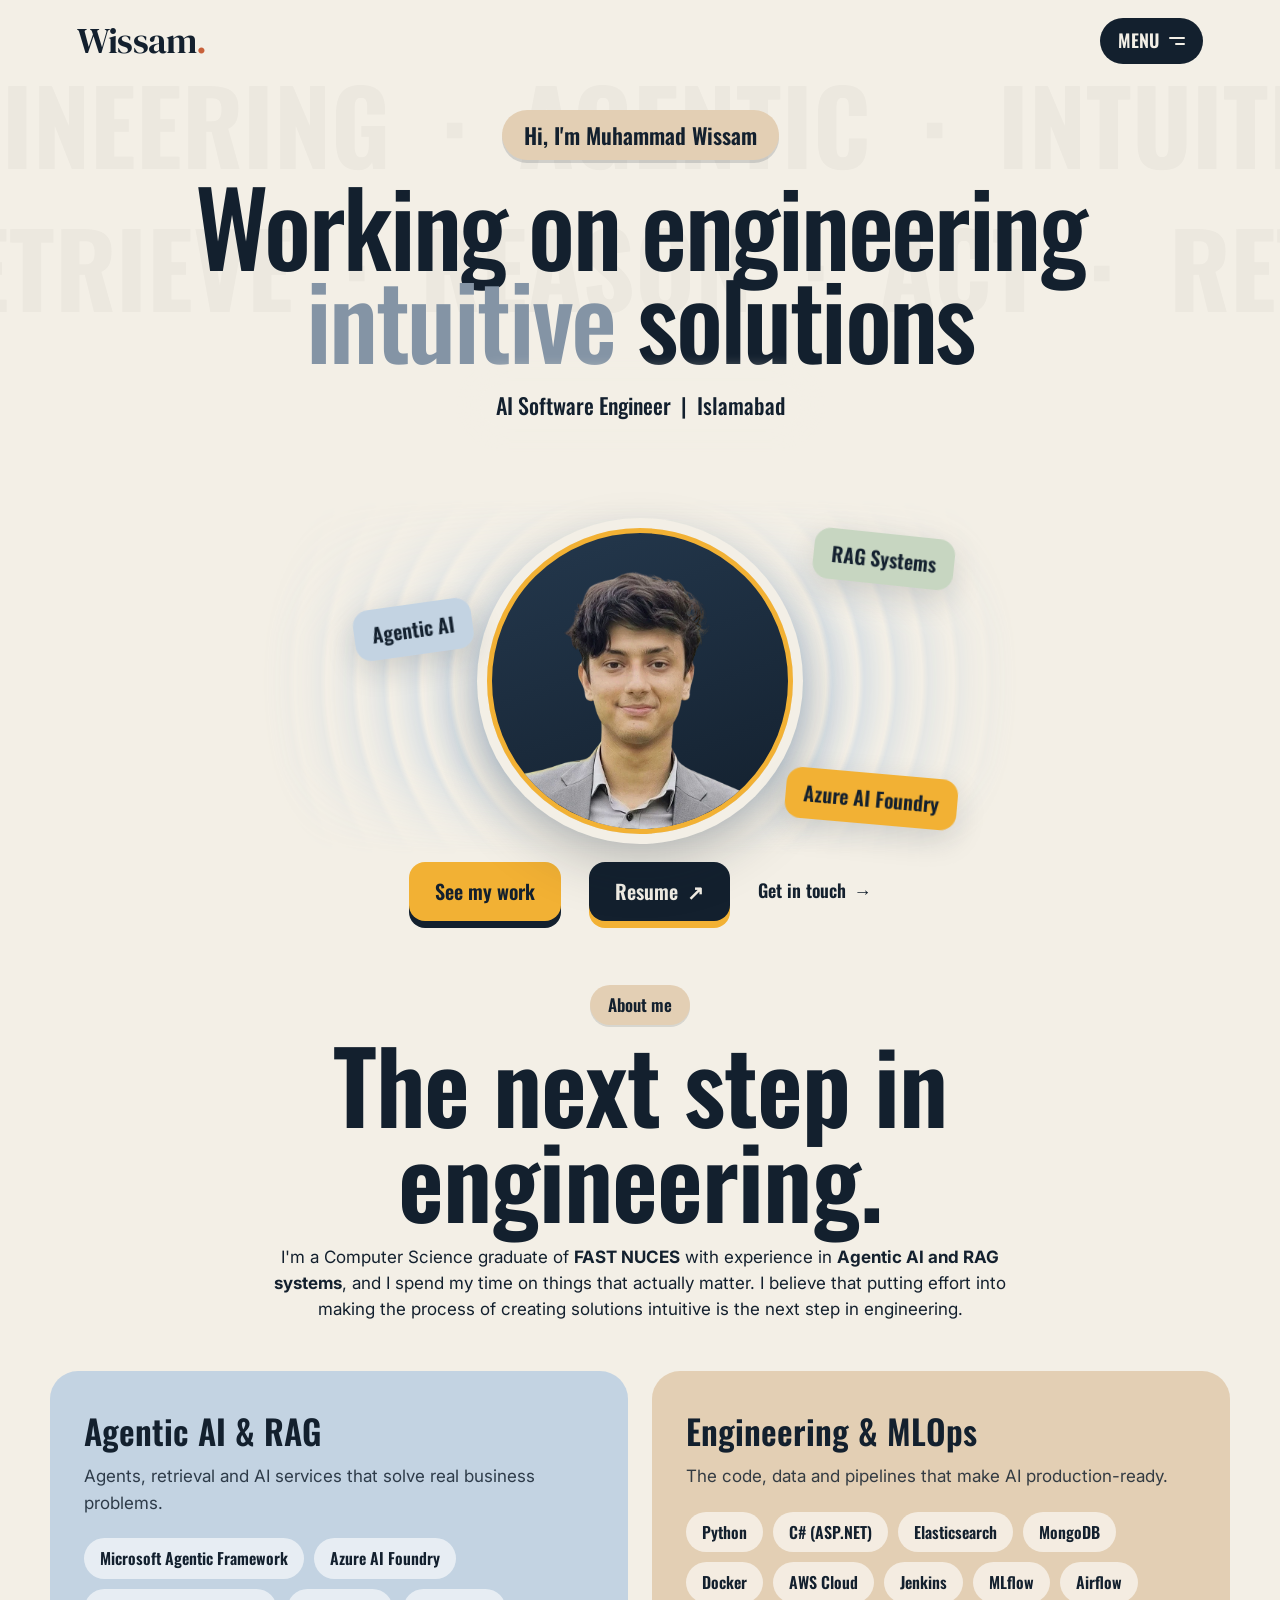
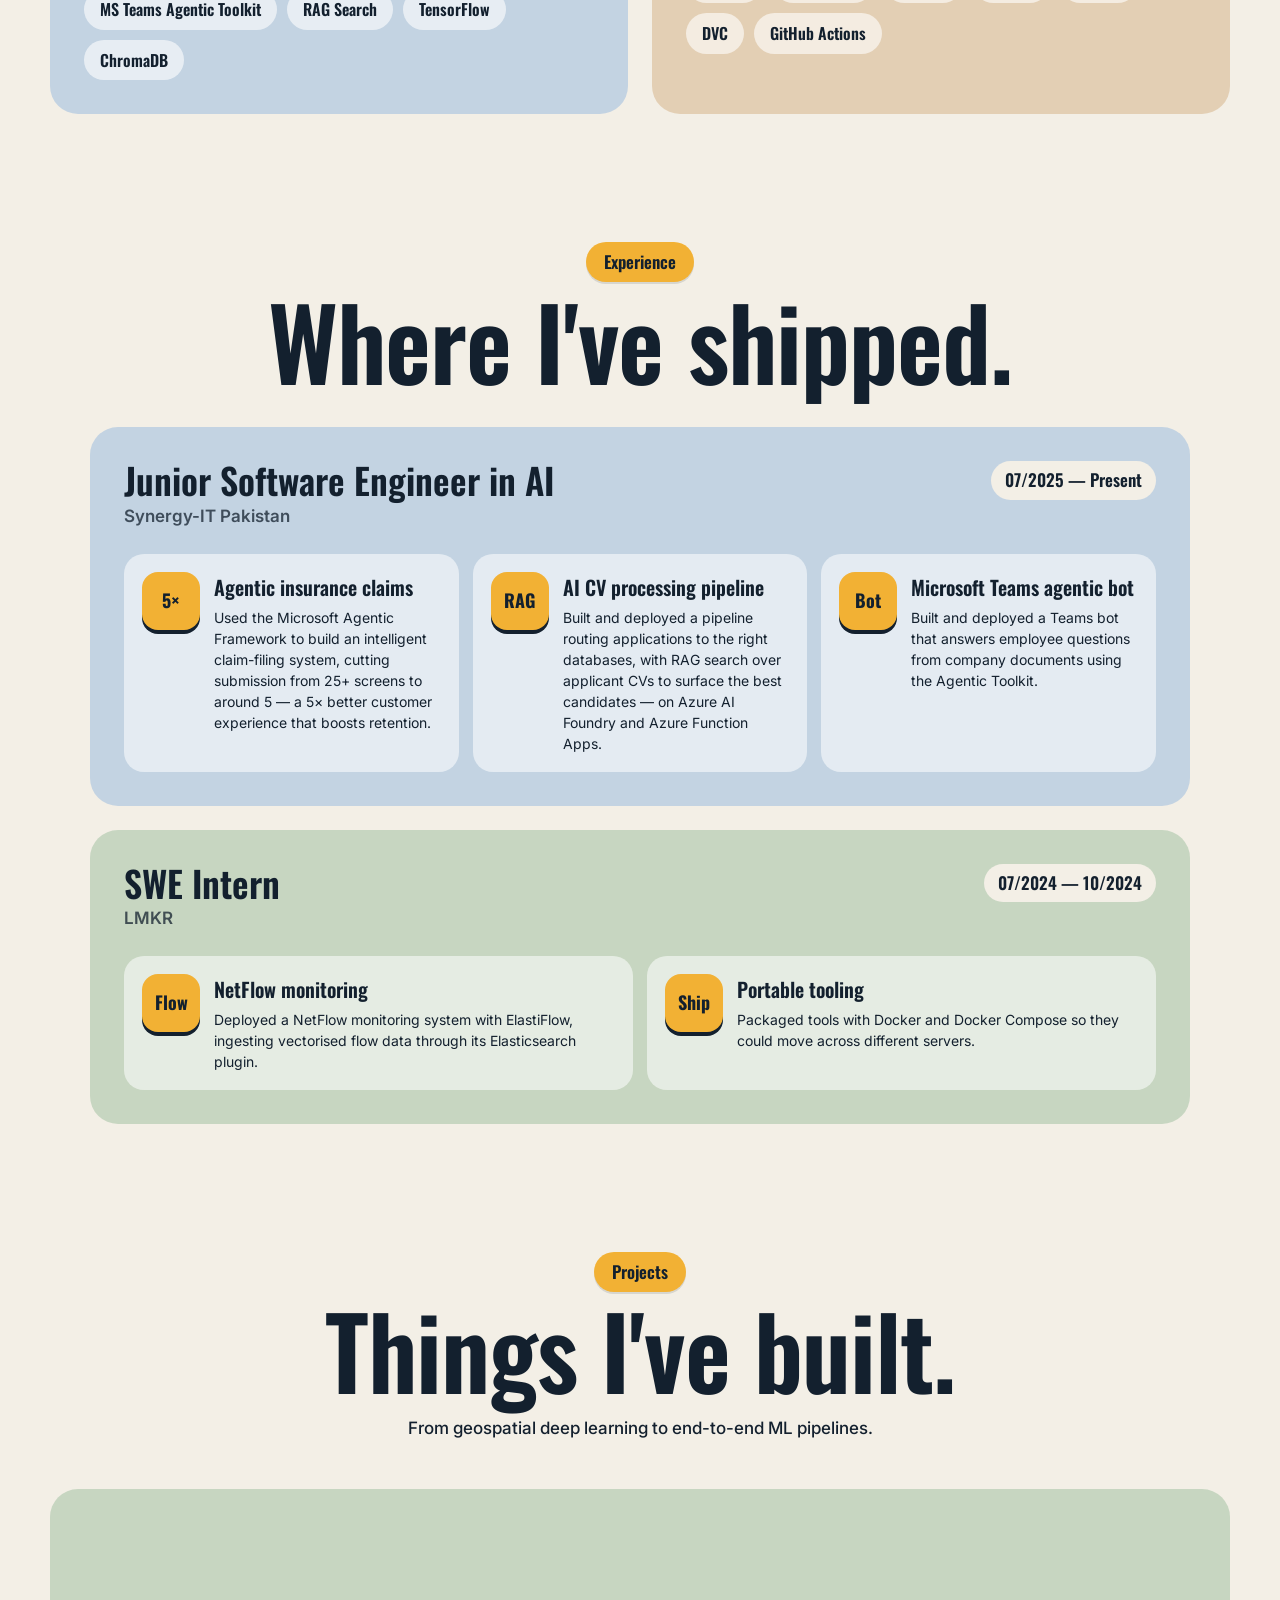
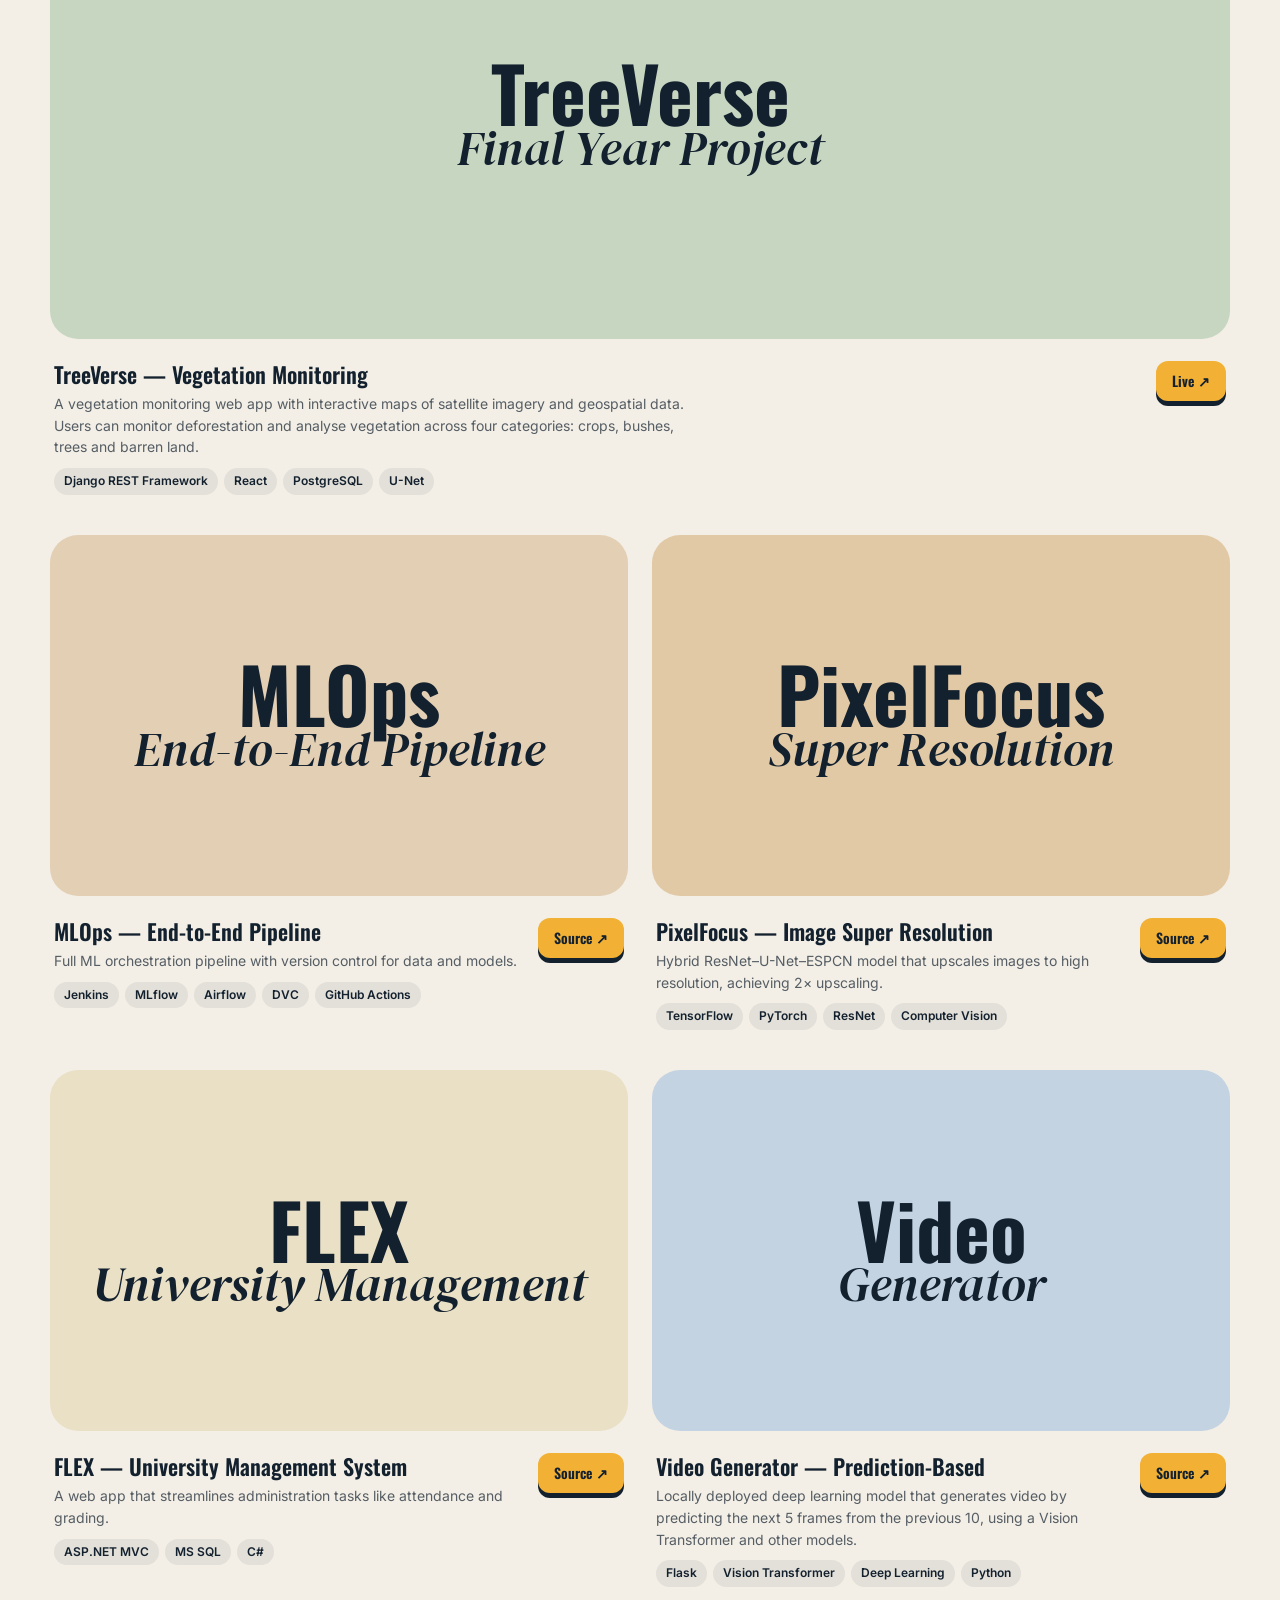
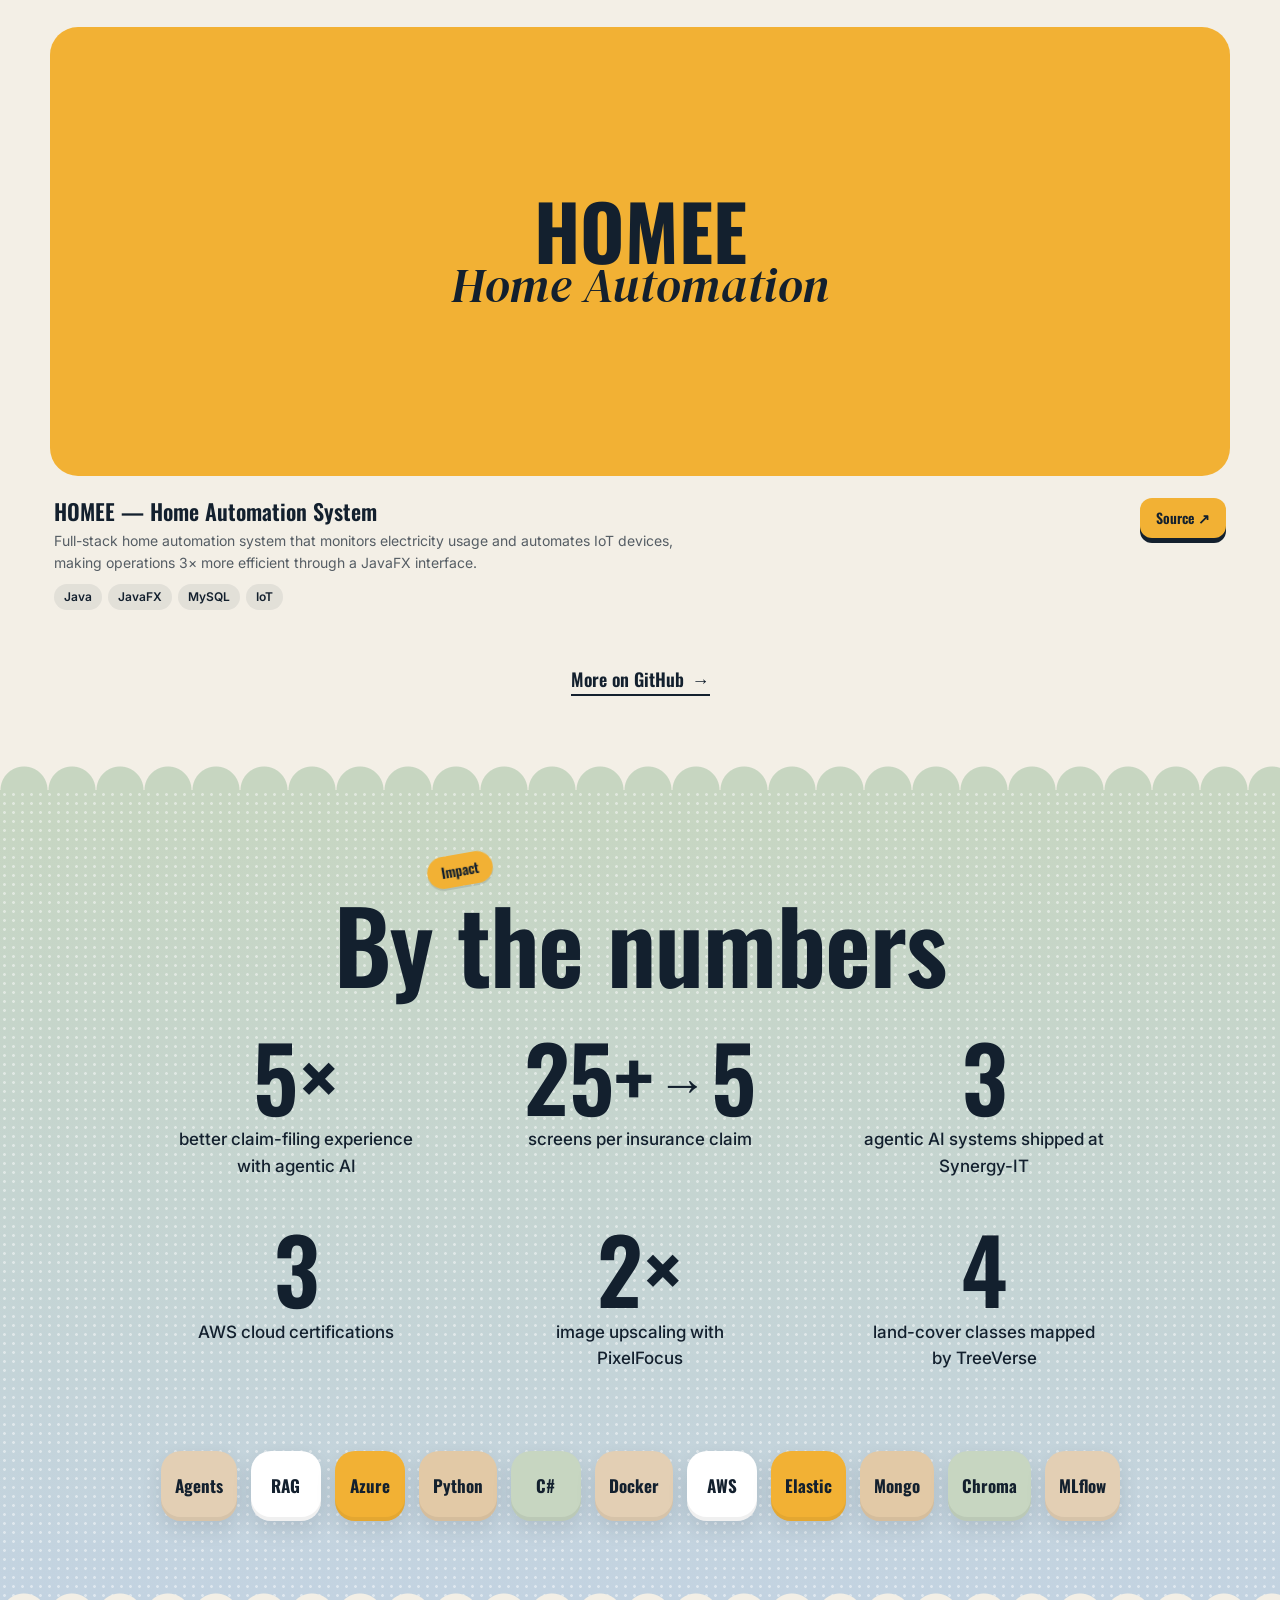
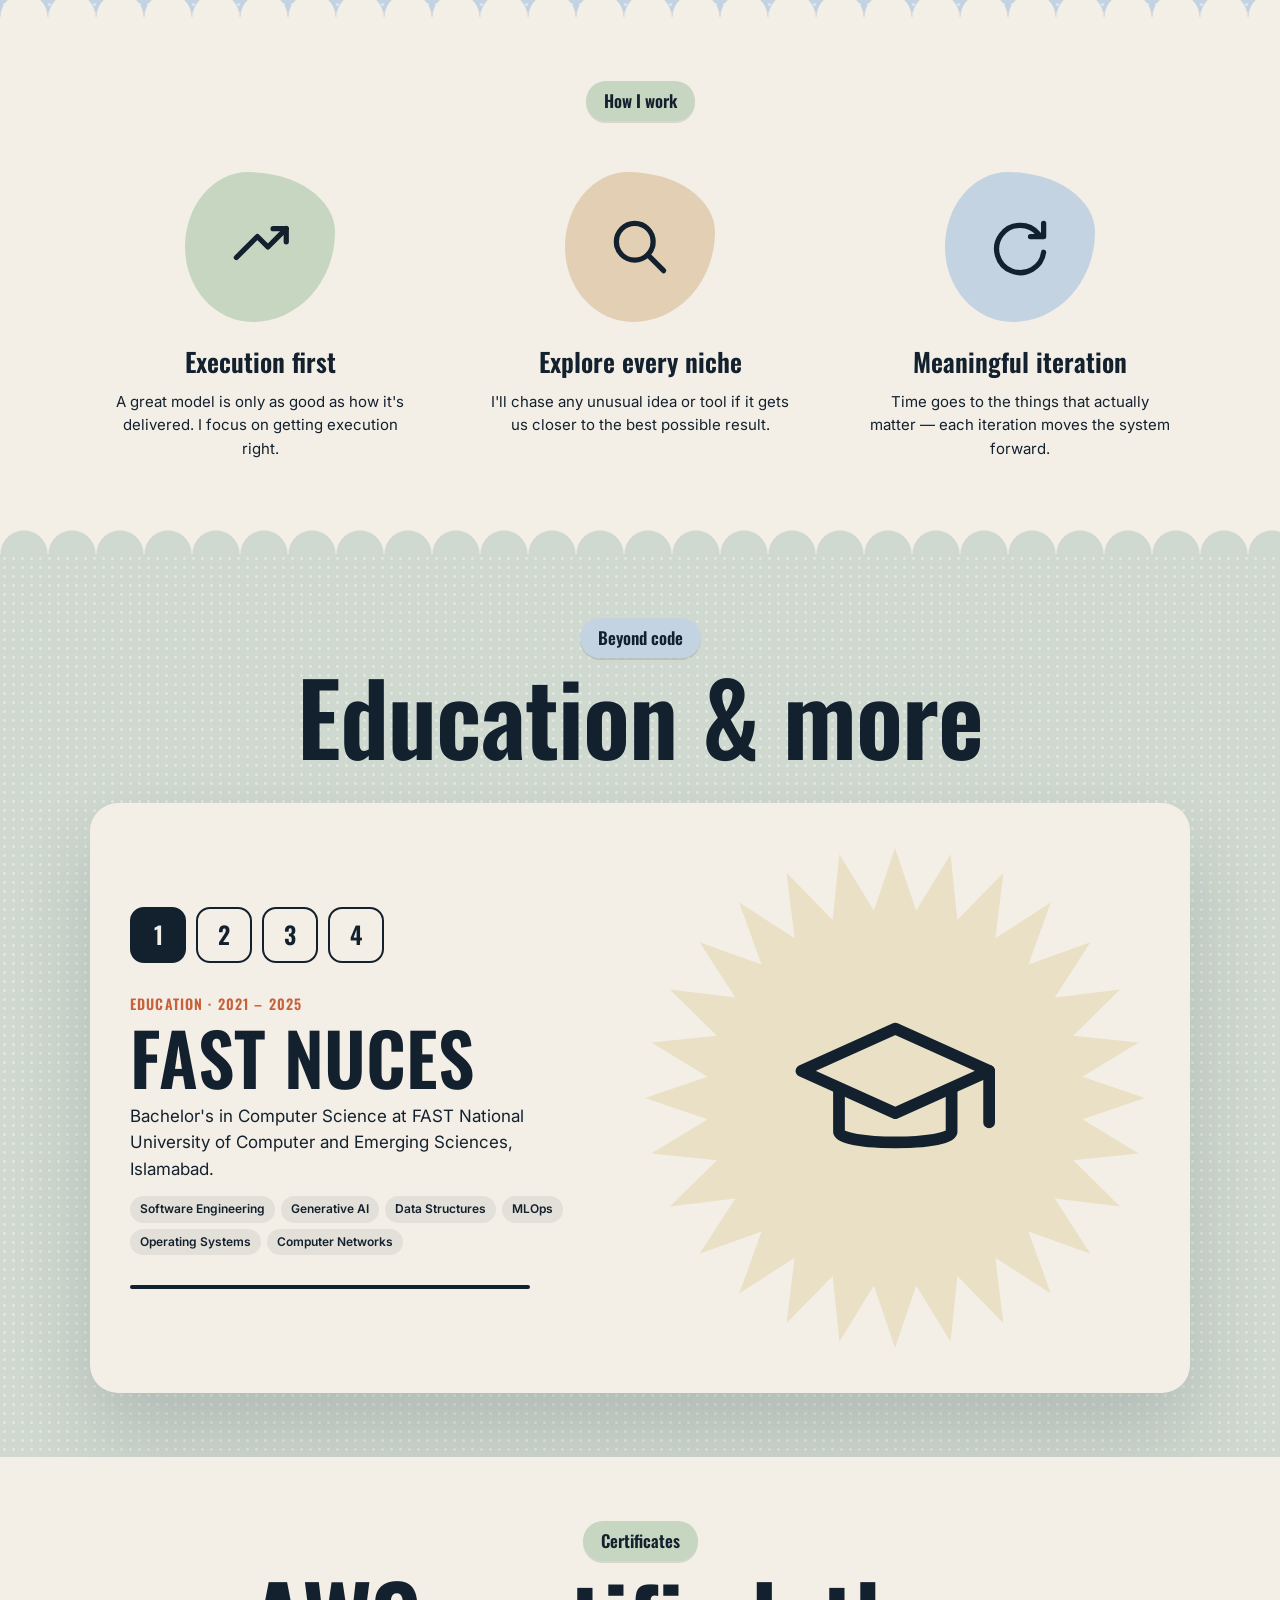
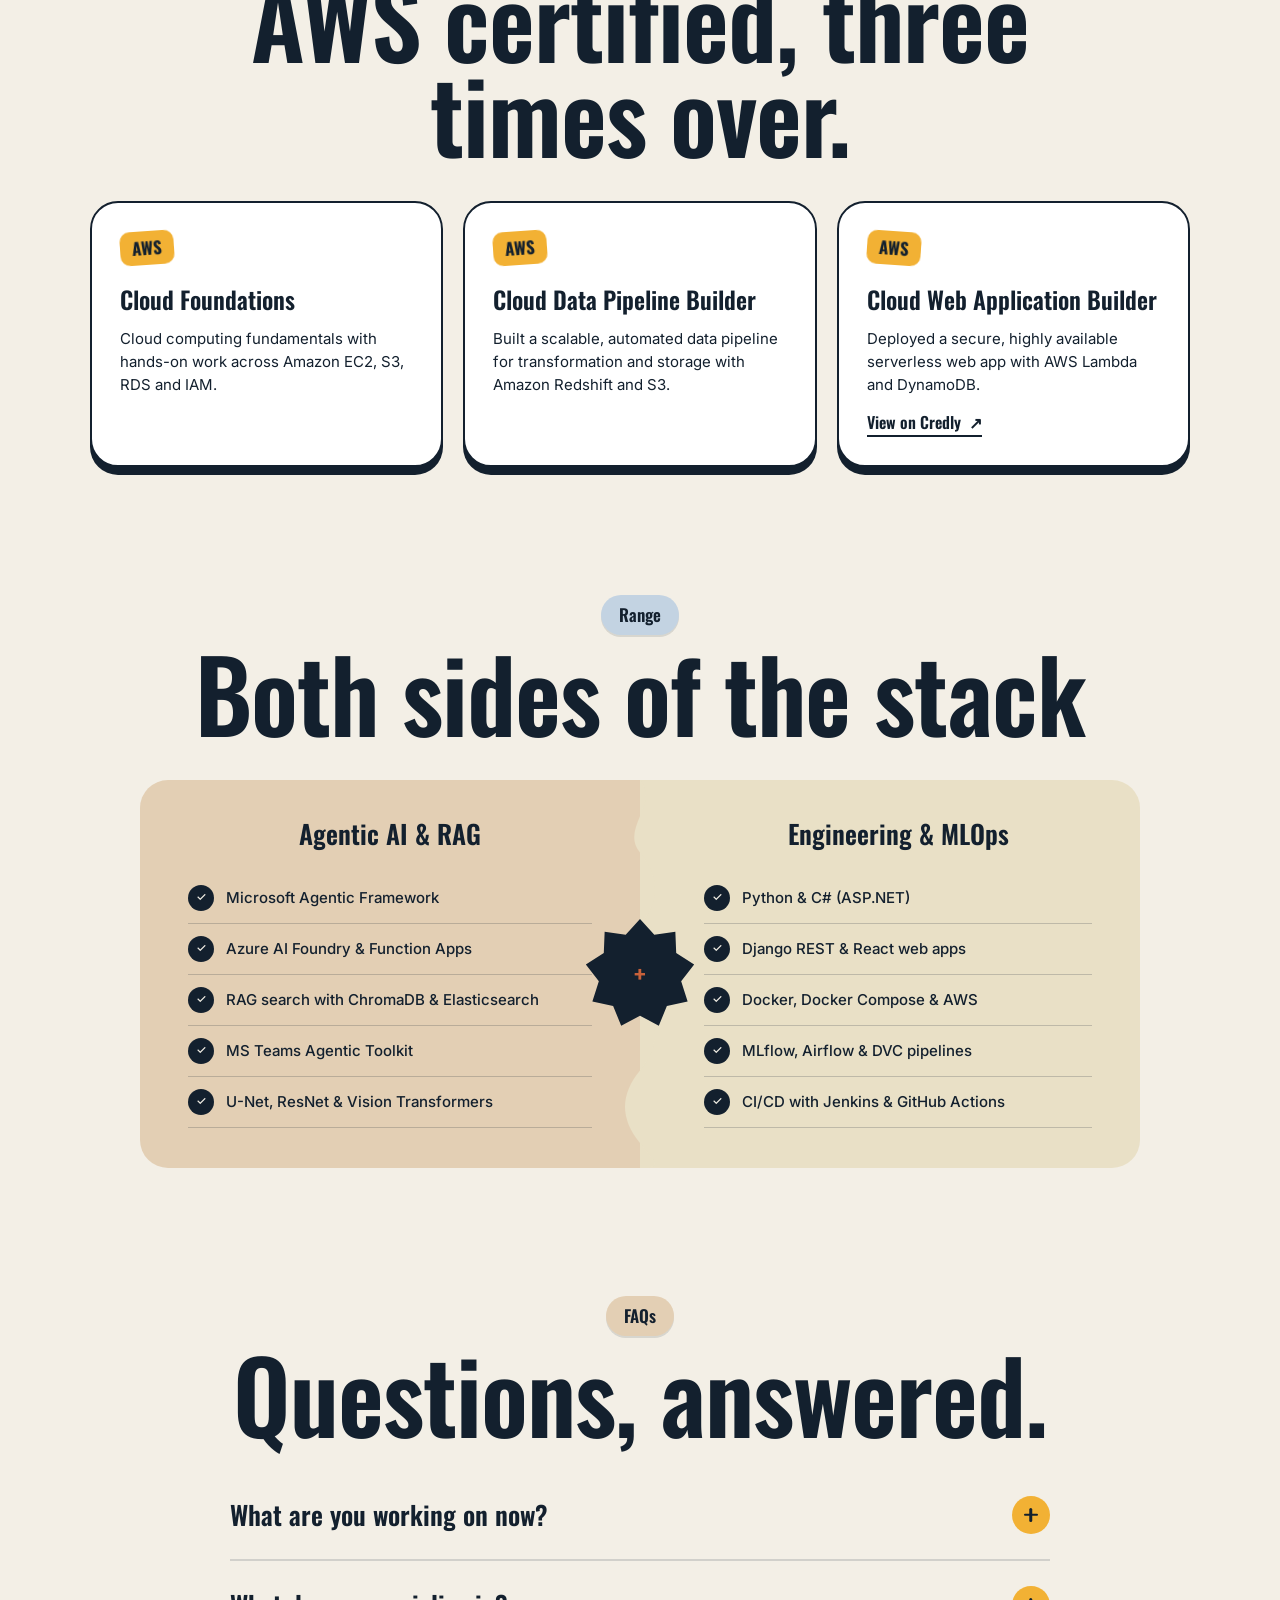
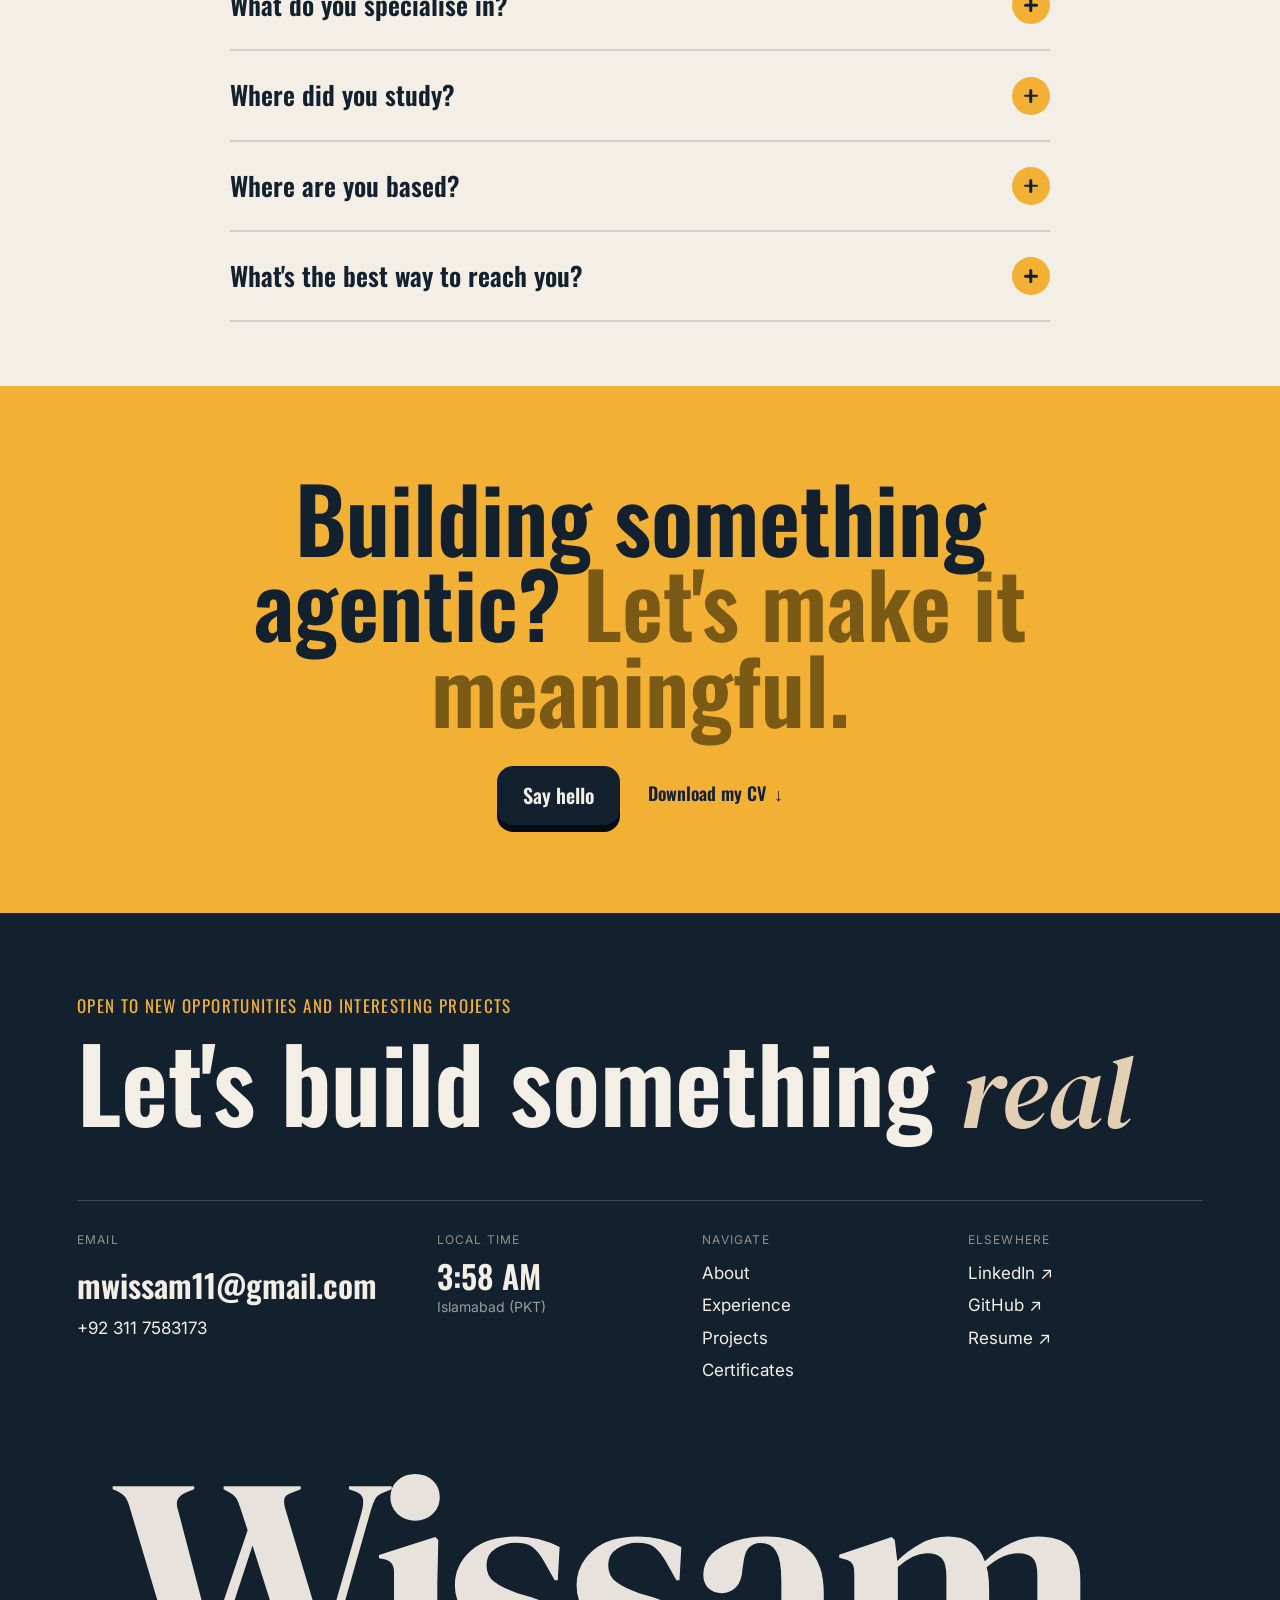
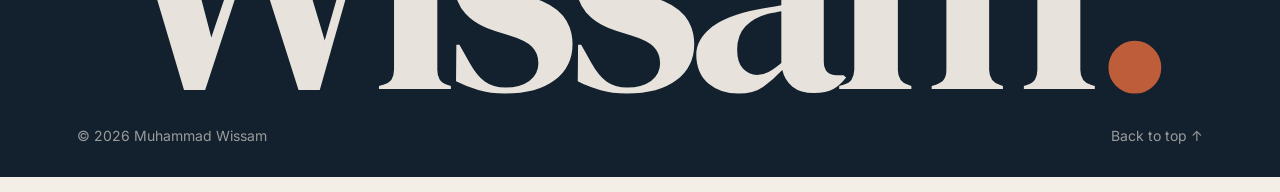
<file: index.html>
<!doctype html>
<html lang="en">
<head>
<meta charset="utf-8">
<meta name="viewport" content="width=device-width, initial-scale=1">
<title>Wissam.</title>
<meta name="apple-mobile-web-app-title" content="Wissam.">
<meta name="description" content="Muhammad Wissam — AI Software Engineer in Islamabad. Agentic AI, RAG systems, Azure AI Foundry and MLOps.">
<link rel="icon" href="favicon.ico?v=5" sizes="any">
<link rel="icon" type="image/png" sizes="32x32" href="assets/favicon-32.png?v=5">
<link rel="icon" type="image/png" sizes="192x192" href="assets/favicon-192.png?v=5">
<link rel="apple-touch-icon" href="assets/apple-touch-icon.png?v=5">
<meta name="theme-color" content="#f3efe6">
<link rel="preconnect" href="https://fonts.googleapis.com">
<link rel="preconnect" href="https://fonts.gstatic.com" crossorigin>
<link href="https://fonts.googleapis.com/css2?family=Oswald:wght@400;500;600;700&family=Inter:wght@400;500;600;700&family=DM+Serif+Display&display=swap" rel="stylesheet">
<link rel="stylesheet" href="styles.css?v=14">
</head>
<body>

<!-- ============ HEADER ============ -->
<header class="site-header" id="top">
  <a href="#top" class="wordmark" aria-label="Muhammad Wissam — home">Wissam<span>.</span></a>
  <button class="menu-pill" id="menuOpen" aria-expanded="false" aria-controls="menu">
    Menu <span class="burger" aria-hidden="true"><i></i><i></i></span>
  </button>
</header>

<!-- ============ FULLSCREEN MENU ============ -->
<nav class="menu" id="menu" aria-hidden="true">
  <button class="menu-pill menu-close" id="menuClose">Close <span class="x" aria-hidden="true">✕</span></button>
  <ul>
    <li><a href="#about"><span>01</span>About</a></li>
    <li><a href="#experience"><span>02</span>Experience</a></li>
    <li><a href="#projects"><span>03</span>Projects</a></li>
    <li><a href="#journey"><span>04</span>Beyond code</a></li>
    <li><a href="#contact"><span>05</span>Contact</a></li>
  </ul>
  <p class="menu-foot">Open to new opportunities — <a href="mailto:mwissam11@gmail.com">mwissam11@gmail.com</a></p>
</nav>

<main>
<!-- ============ HERO ============ -->
<section class="hero">
  <div class="hero-words" aria-hidden="true">
    <div class="row" data-dir="-1"><span>AGENTIC &nbsp;·&nbsp; INTUITIVE &nbsp;·&nbsp; ENGINEERING &nbsp;·&nbsp; AGENTIC &nbsp;·&nbsp; INTUITIVE &nbsp;·&nbsp; ENGINEERING &nbsp;·&nbsp; </span><span>AGENTIC &nbsp;·&nbsp; INTUITIVE &nbsp;·&nbsp; ENGINEERING &nbsp;·&nbsp; AGENTIC &nbsp;·&nbsp; INTUITIVE &nbsp;·&nbsp; ENGINEERING &nbsp;·&nbsp; </span></div>
    <div class="row" data-dir="1"><span>RETRIEVE &nbsp;·&nbsp; REASON &nbsp;·&nbsp; ACT &nbsp;·&nbsp; RETRIEVE &nbsp;·&nbsp; REASON &nbsp;·&nbsp; ACT &nbsp;·&nbsp; RETRIEVE &nbsp;·&nbsp; REASON &nbsp;·&nbsp; ACT &nbsp;·&nbsp; </span><span>RETRIEVE &nbsp;·&nbsp; REASON &nbsp;·&nbsp; ACT &nbsp;·&nbsp; RETRIEVE &nbsp;·&nbsp; REASON &nbsp;·&nbsp; ACT &nbsp;·&nbsp; RETRIEVE &nbsp;·&nbsp; REASON &nbsp;·&nbsp; ACT &nbsp;·&nbsp; </span></div>
  </div>

  <p class="hero-hi reveal">Hi, I'm Muhammad Wissam</p>
  <h1 class="hero-title reveal">
    Working on engineering <br class="br-lg"><span class="muted">intuitive</span> solutions
  </h1>
  <p class="hero-sub reveal">AI Software Engineer &nbsp;|&nbsp; Islamabad</p>
  <div class="stage" id="stage">
    <div class="rings" aria-hidden="true"></div>
    <div class="portrait" id="portrait">
      <img src="assets/wissam-portrait.webp" alt="Portrait of Muhammad Wissam" width="800" height="800">
    </div>
    <span class="sticker s1" data-depth="0.12">Agentic AI</span>
    <span class="sticker s2" data-depth="-0.1">RAG Systems</span>
    <span class="sticker s3" data-depth="0.08">Azure AI Foundry</span>
  </div>

  <div class="hero-ctas reveal">
    <a href="#experience" class="btn">See my work</a>
    <a href="assets/Muhammad_Wissam_CV.pdf" target="_blank" rel="noopener" class="btn btn-dark">Resume <span class="btn-arr">↗</span></a>
    <a href="#contact" class="link-arrow">Get in touch <span>→</span></a>
  </div>
</section>

<!-- ============ ABOUT ============ -->
<section class="skills" id="about">
  <span class="tag tag-sand">About me</span>
  <h2 class="h2 reveal">The next step in engineering.</h2>
  <div class="about-copy reveal">
    <p>I'm a Computer Science graduate of <b>FAST NUCES</b> with experience in <b>Agentic AI and RAG systems</b>, and I spend my time on things that actually matter. I believe that putting effort into making the process of creating solutions intuitive is the next step in engineering.</p>
  </div>
  <div class="engine-grid">
    <article class="engine engine-steel reveal tilt">
      <h3>Agentic AI &amp; RAG</h3>
      <p>Agents, retrieval and AI services that solve real business problems.</p>
      <div class="chips"><span>Microsoft Agentic Framework</span><span>Azure AI Foundry</span><span>MS Teams Agentic Toolkit</span><span>RAG Search</span><span>TensorFlow</span><span>ChromaDB</span></div>
    </article>
    <article class="engine engine-sand reveal tilt">
      <h3>Engineering &amp; MLOps</h3>
      <p>The code, data and pipelines that make AI production-ready.</p>
      <div class="chips"><span>Python</span><span>C# (ASP.NET)</span><span>Elasticsearch</span><span>MongoDB</span><span>Docker</span><span>AWS Cloud</span><span>Jenkins</span><span>MLflow</span><span>Airflow</span><span>DVC</span><span>GitHub Actions</span></div>
    </article>
  </div>
</section>

<!-- ============ EXPERIENCE ============ -->
<section class="xp" id="experience">
  <span class="tag tag-yellow">Experience</span>
  <h2 class="h2 reveal">Where I've shipped.</h2>
  <div class="xp-list">
    <article class="xp-card xp-steel reveal">
      <header class="xp-head">
        <div><h3>Junior Software Engineer in AI</h3><p class="xp-org">Synergy-IT Pakistan</p></div>
        <span class="xp-date">07/2025 — Present</span>
      </header>
      <div class="xp-items">
        <div class="xp-item"><b class="xp-num">5×</b><div><h4>Agentic insurance claims</h4><p>Used the Microsoft Agentic Framework to build an intelligent claim-filing system, cutting submission from 25+ screens to around 5 — a 5× better customer experience that boosts retention.</p></div></div>
        <div class="xp-item"><b class="xp-num">RAG</b><div><h4>AI CV processing pipeline</h4><p>Built and deployed a pipeline routing applications to the right databases, with RAG search over applicant CVs to surface the best candidates — on Azure AI Foundry and Azure Function Apps.</p></div></div>
        <div class="xp-item"><b class="xp-num">Bot</b><div><h4>Microsoft Teams agentic bot</h4><p>Built and deployed a Teams bot that answers employee questions from company documents using the Agentic Toolkit.</p></div></div>
      </div>
    </article>
    <article class="xp-card xp-sage reveal">
      <header class="xp-head">
        <div><h3>SWE Intern</h3><p class="xp-org">LMKR</p></div>
        <span class="xp-date">07/2024 — 10/2024</span>
      </header>
      <div class="xp-items">
        <div class="xp-item"><b class="xp-num">Flow</b><div><h4>NetFlow monitoring</h4><p>Deployed a NetFlow monitoring system with ElastiFlow, ingesting vectorised flow data through its Elasticsearch plugin.</p></div></div>
        <div class="xp-item"><b class="xp-num">Ship</b><div><h4>Portable tooling</h4><p>Packaged tools with Docker and Docker Compose so they could move across different servers.</p></div></div>
      </div>
    </article>
  </div>
</section>

<!-- ============ PROJECTS ============ -->
<section class="work" id="projects">
  <span class="tag tag-yellow">Projects</span>
  <h2 class="h2 reveal">Things I've built.</h2>
  <p class="lede reveal">From geospatial deep learning to end-to-end ML pipelines.</p>
  <div class="work-grid">
    <article class="project featured reveal">
      <div class="thumb t-sage"><div class="thumb-art"><b>TreeVerse</b><em>Final Year Project</em></div></div>
      <div class="project-meta">
        <div><h3>TreeVerse — Vegetation Monitoring</h3><p>A vegetation monitoring web app with interactive maps of satellite imagery and geospatial data. Users can monitor deforestation and analyse vegetation across four categories: crops, bushes, trees and barren land.</p>
          <div class="ptags"><span>Django REST Framework</span><span>React</span><span>PostgreSQL</span><span>U-Net</span></div></div>
        <a class="btn btn-sm" href="https://www.TreeVerse.qzz.io" target="_blank" rel="noopener">Live ↗</a>
      </div>
    </article>
    <article class="project reveal">
      <div class="thumb t-sand"><div class="thumb-art"><b>MLOps</b><em>End-to-End Pipeline</em></div></div>
      <div class="project-meta">
        <div><h3>MLOps — End-to-End Pipeline</h3><p>Full ML orchestration pipeline with version control for data and models.</p>
          <div class="ptags"><span>Jenkins</span><span>MLflow</span><span>Airflow</span><span>DVC</span><span>GitHub Actions</span></div></div>
        <a class="btn btn-sm" href="https://github.com/Wissam117/MLOps-EndtoEndPipeline" target="_blank" rel="noopener">Source ↗</a>
      </div>
    </article>
    <article class="project reveal">
      <div class="thumb t-khaki"><div class="thumb-art"><b>PixelFocus</b><em>Super Resolution</em></div></div>
      <div class="project-meta">
        <div><h3>PixelFocus — Image Super Resolution</h3><p>Hybrid ResNet–U-Net–ESPCN model that upscales images to high resolution, achieving 2× upscaling.</p>
          <div class="ptags"><span>TensorFlow</span><span>PyTorch</span><span>ResNet</span><span>Computer Vision</span></div></div>
        <a class="btn btn-sm" href="https://github.com/Wissam117/PixelFocus-ImageSuperResolution" target="_blank" rel="noopener">Source ↗</a>
      </div>
    </article>
    <article class="project reveal">
      <div class="thumb t-stone"><div class="thumb-art"><b>FLEX</b><em>University Management</em></div></div>
      <div class="project-meta">
        <div><h3>FLEX — University Management System</h3><p>A web app that streamlines administration tasks like attendance and grading.</p>
          <div class="ptags"><span>ASP.NET MVC</span><span>MS SQL</span><span>C#</span></div></div>
        <a class="btn btn-sm" href="https://github.com/aliabbasnagari/Flex" target="_blank" rel="noopener">Source ↗</a>
      </div>
    </article>
    <article class="project reveal">
      <div class="thumb t-steel"><div class="thumb-art"><b>Video</b><em>Generator</em></div></div>
      <div class="project-meta">
        <div><h3>Video Generator — Prediction-Based</h3><p>Locally deployed deep learning model that generates video by predicting the next 5 frames from the previous 10, using a Vision Transformer and other models.</p>
          <div class="ptags"><span>Flask</span><span>Vision Transformer</span><span>Deep Learning</span><span>Python</span></div></div>
        <a class="btn btn-sm" href="https://github.com/Wissam117/VideoGenerator-AIVideoPrediction" target="_blank" rel="noopener">Source ↗</a>
      </div>
    </article>
    <article class="project featured reveal">
      <div class="thumb t-yellow"><div class="thumb-art"><b>HOMEE</b><em>Home Automation</em></div></div>
      <div class="project-meta">
        <div><h3>HOMEE — Home Automation System</h3><p>Full-stack home automation system that monitors electricity usage and automates IoT devices, making operations 3× more efficient through a JavaFX interface.</p>
          <div class="ptags"><span>Java</span><span>JavaFX</span><span>MySQL</span><span>IoT</span></div></div>
        <a class="btn btn-sm" href="https://github.com/Wissam117/Homee" target="_blank" rel="noopener">Source ↗</a>
      </div>
    </article>
  </div>
  <a href="https://github.com/Wissam117" target="_blank" rel="noopener" class="link-arrow center">More on GitHub <span>→</span></a>
</section>

<!-- ============ STATS ============ -->
<section class="stats scallop">
  <span class="tag tag-yellow tilt-l">Impact</span>
  <h2 class="h2 reveal">By the numbers</h2>
  <div class="stat-grid">
    <div class="stat reveal"><div class="num"><span class="count" data-to="5">0</span>×</div><p>better claim-filing experience with agentic AI</p></div>
    <div class="stat reveal"><div class="num">25+<span class="arr">→</span><span class="count" data-to="5">0</span></div><p>screens per insurance claim</p></div>
    <div class="stat reveal"><div class="num"><span class="count" data-to="3">0</span></div><p>agentic AI systems shipped at Synergy-IT</p></div>
    <div class="stat reveal"><div class="num"><span class="count" data-to="3">0</span></div><p>AWS cloud certifications</p></div>
    <div class="stat reveal"><div class="num"><span class="count" data-to="2">0</span>×</div><p>image upscaling with PixelFocus</p></div>
    <div class="stat reveal"><div class="num"><span class="count" data-to="4">0</span></div><p>land-cover classes mapped by TreeVerse</p></div>
  </div>
  <div class="wave-row" aria-label="Tech stack">
    <span class="tile c1">Agents</span><span class="tile c2">RAG</span><span class="tile c3">Azure</span><span class="tile c4">Python</span><span class="tile c5">C#</span><span class="tile c1">Docker</span><span class="tile c2">AWS</span><span class="tile c3">Elastic</span><span class="tile c4">Mongo</span><span class="tile c5">Chroma</span><span class="tile c1">MLflow</span>
  </div>
</section>

<!-- ============ PRINCIPLES ============ -->
<section class="principles scallop-cream">
  <span class="tag tag-sage">How I work</span>
  <div class="pr-grid">
    <div class="pr reveal">
      <div class="pr-ico blob-sage"><svg viewBox="0 0 64 64"><path d="M14 40 L30 24 L38 32 L52 18" /><path d="M42 18 H52 V28"/></svg></div>
      <h3>Execution first</h3>
      <p>A great model is only as good as how it's delivered. I focus on getting execution right.</p>
    </div>
    <div class="pr reveal">
      <div class="pr-ico blob-sand"><svg viewBox="0 0 64 64"><circle cx="28" cy="28" r="14"/><path d="M38 38 L50 50"/></svg></div>
      <h3>Explore every niche</h3>
      <p>I'll chase any unusual idea or tool if it gets us closer to the best possible result.</p>
    </div>
    <div class="pr reveal">
      <div class="pr-ico blob-steel"><svg viewBox="0 0 64 64"><path d="M46 22 A18 18 0 1 0 50 36"/><path d="M50 14 V24 H40"/></svg></div>
      <h3>Meaningful iteration</h3>
      <p>Time goes to the things that actually matter — each iteration moves the system forward.</p>
    </div>
  </div>
</section>

<!-- ============ BEYOND CODE (tabbed) ============ -->
<section class="process scallop" id="journey">
  <span class="tag tag-steel">Beyond code</span>
  <h2 class="h2 reveal">Education &amp; more</h2>
  <div class="proc-card reveal">
    <div class="proc-left">
      <div class="proc-tabs" role="tablist">
        <button role="tab" class="active" data-i="0">1</button>
        <button role="tab" data-i="1">2</button>
        <button role="tab" data-i="2">3</button>
        <button role="tab" data-i="3">4</button>
      </div>
      <div class="proc-body">
        <small class="proc-kicker" id="procKicker"></small>
        <div class="proc-stat" id="procStat"><b id="procNum"></b><span id="procNumLabel"></span></div>
        <h3 id="procTitle"></h3>
        <p id="procText"></p>
        <div class="ptags" id="procTags"></div>
      </div>
      <div class="proc-bar"><i id="procBar"></i></div>
    </div>
    <div class="proc-right">
      <svg class="burst" viewBox="0 0 200 200" aria-hidden="true"><polygon id="burstPoly"/></svg>
      <div class="proc-ico" id="procIco"></div>
    </div>
  </div>
</section>

<!-- ============ CERTIFICATES ============ -->
<section class="certs" id="certificates">
  <span class="tag tag-sage">Certificates</span>
  <h2 class="h2 reveal">AWS certified, three times over.</h2>
  <div class="cert-grid">
    <article class="cert reveal tilt">
      <span class="cert-badge">AWS</span>
      <h3>Cloud Foundations</h3>
      <p>Cloud computing fundamentals with hands-on work across Amazon EC2, S3, RDS and IAM.</p>
    </article>
    <article class="cert reveal tilt">
      <span class="cert-badge">AWS</span>
      <h3>Cloud Data Pipeline Builder</h3>
      <p>Built a scalable, automated data pipeline for transformation and storage with Amazon Redshift and S3.</p>
    </article>
    <article class="cert reveal tilt">
      <span class="cert-badge">AWS</span>
      <h3>Cloud Web Application Builder</h3>
      <p>Deployed a secure, highly available serverless web app with AWS Lambda and DynamoDB.</p>
      <a class="link-arrow" href="https://www.credly.com/badges/1779320a-c6e7-499b-8098-ee170bacd4d8/public_url" target="_blank" rel="noopener">View on Credly <span>↗</span></a>
    </article>
  </div>
</section>

<!-- ============ RANGE ============ -->
<section class="versus">
  <span class="tag tag-steel">Range</span>
  <h2 class="h2 reveal">Both sides of the stack</h2>
  <div class="vs-card reveal">
    <div class="vs-col vs-them">
      <h3>Agentic AI &amp; RAG</h3>
      <ul>
        <li><i>✓</i>Microsoft Agentic Framework</li>
        <li><i>✓</i>Azure AI Foundry &amp; Function Apps</li>
        <li><i>✓</i>RAG search with ChromaDB &amp; Elasticsearch</li>
        <li><i>✓</i>MS Teams Agentic Toolkit</li>
        <li><i>✓</i>U-Net, ResNet &amp; Vision Transformers</li>
      </ul>
    </div>
    <svg class="vs-wave" viewBox="0 0 40 400" preserveAspectRatio="none" aria-hidden="true"><path d="M20 0 C40 25 0 50 20 75 S40 125 20 150 S0 200 20 225 S40 275 20 300 S0 350 20 375 S40 400 20 400 L40 400 L40 0Z"/></svg>
    <div class="vs-badge" aria-hidden="true"><svg viewBox="0 0 100 100"><polygon points=""/></svg><span>+</span></div>
    <div class="vs-col vs-me">
      <h3>Engineering &amp; MLOps</h3>
      <ul>
        <li><i>✓</i>Python &amp; C# (ASP.NET)</li>
        <li><i>✓</i>Django REST &amp; React web apps</li>
        <li><i>✓</i>Docker, Docker Compose &amp; AWS</li>
        <li><i>✓</i>MLflow, Airflow &amp; DVC pipelines</li>
        <li><i>✓</i>CI/CD with Jenkins &amp; GitHub Actions</li>
      </ul>
    </div>
  </div>
</section>

<!-- ============ FAQ ============ -->
<section class="faq" id="faq">
  <span class="tag tag-sand">FAQs</span>
  <h2 class="h2 reveal">Questions, answered.</h2>
  <div class="faq-list">
    <div class="qa"><button>What are you working on now?<i></i></button><div class="a"><div><p>I'm a Junior Software Engineer in AI at Synergy-IT Pakistan, building agentic systems, RAG search and AI pipelines on Azure AI Foundry and the Microsoft Agentic Framework.</p></div></div></div>
    <div class="qa"><button>What do you specialise in?<i></i></button><div class="a"><div><p>Agentic AI and RAG systems — plus the engineering and MLOps needed to take them to production.</p></div></div></div>
    <div class="qa"><button>Where did you study?<i></i></button><div class="a"><div><p>Bachelor's in Computer Science at FAST National University of Computer and Emerging Sciences, Islamabad (07/2021 – 06/2025).</p></div></div></div>
    <div class="qa"><button>Where are you based?<i></i></button><div class="a"><div><p>Islamabad, Pakistan. I work in English, Urdu and Shina, with elementary Turkish.</p></div></div></div>
    <div class="qa"><button>What's the best way to reach you?<i></i></button><div class="a"><div><p>Email <a href="mailto:mwissam11@gmail.com"><u>mwissam11@gmail.com</u></a>, call <a href="tel:+923117583173"><u>+92 311 7583173</u></a>, or message me on <a href="https://linkedin.com/in/wissam11" target="_blank" rel="noopener"><u>LinkedIn</u></a>.</p></div></div></div>
  </div>
</section>

<!-- ============ CTA BAND ============ -->
<section class="cta-band">
  <h2 class="reveal">Building something agentic? <span class="muted">Let's make it meaningful.</span></h2>
  <div class="hero-ctas reveal">
    <a href="mailto:mwissam11@gmail.com" class="btn">Say hello</a>
    <a href="assets/Muhammad_Wissam_CV.pdf" target="_blank" rel="noopener" class="link-arrow">Download my CV <span>↓</span></a>
  </div>
</section>
</main>

<!-- ============ FOOTER ============ -->
<footer class="footer" id="contact">
  <p class="eyebrow">Open to new opportunities and interesting projects</p>
  <h2 class="foot-title">Let's build something <span>real</span></h2>
  <div class="foot-grid">
    <div><small>Email</small><a href="mailto:mwissam11@gmail.com" class="foot-mail">mwissam11@gmail.com</a><a href="tel:+923117583173">+92 311 7583173</a></div>
    <div><small>Local time</small><p class="clock" id="clock">--:--</p><p class="clock-city" id="clockCity"></p></div>
    <div><small>Navigate</small><a href="#about">About</a><a href="#experience">Experience</a><a href="#projects">Projects</a><a href="#certificates">Certificates</a></div>
    <div><small>Elsewhere</small><a href="https://linkedin.com/in/wissam11" target="_blank" rel="noopener">LinkedIn ↗</a><a href="https://github.com/Wissam117" target="_blank" rel="noopener">GitHub ↗</a><a href="assets/Muhammad_Wissam_CV.pdf" target="_blank" rel="noopener">Resume ↗</a></div>
  </div>
  <div class="foot-giant" aria-hidden="true">Wissam<span>.</span></div>
  <div class="foot-bottom"><span>© <span id="year"></span> Muhammad Wissam</span><a href="#top">Back to top ↑</a></div>
</footer>

<script src="main.js?v=14"></script>
</body>
</html>
</file>
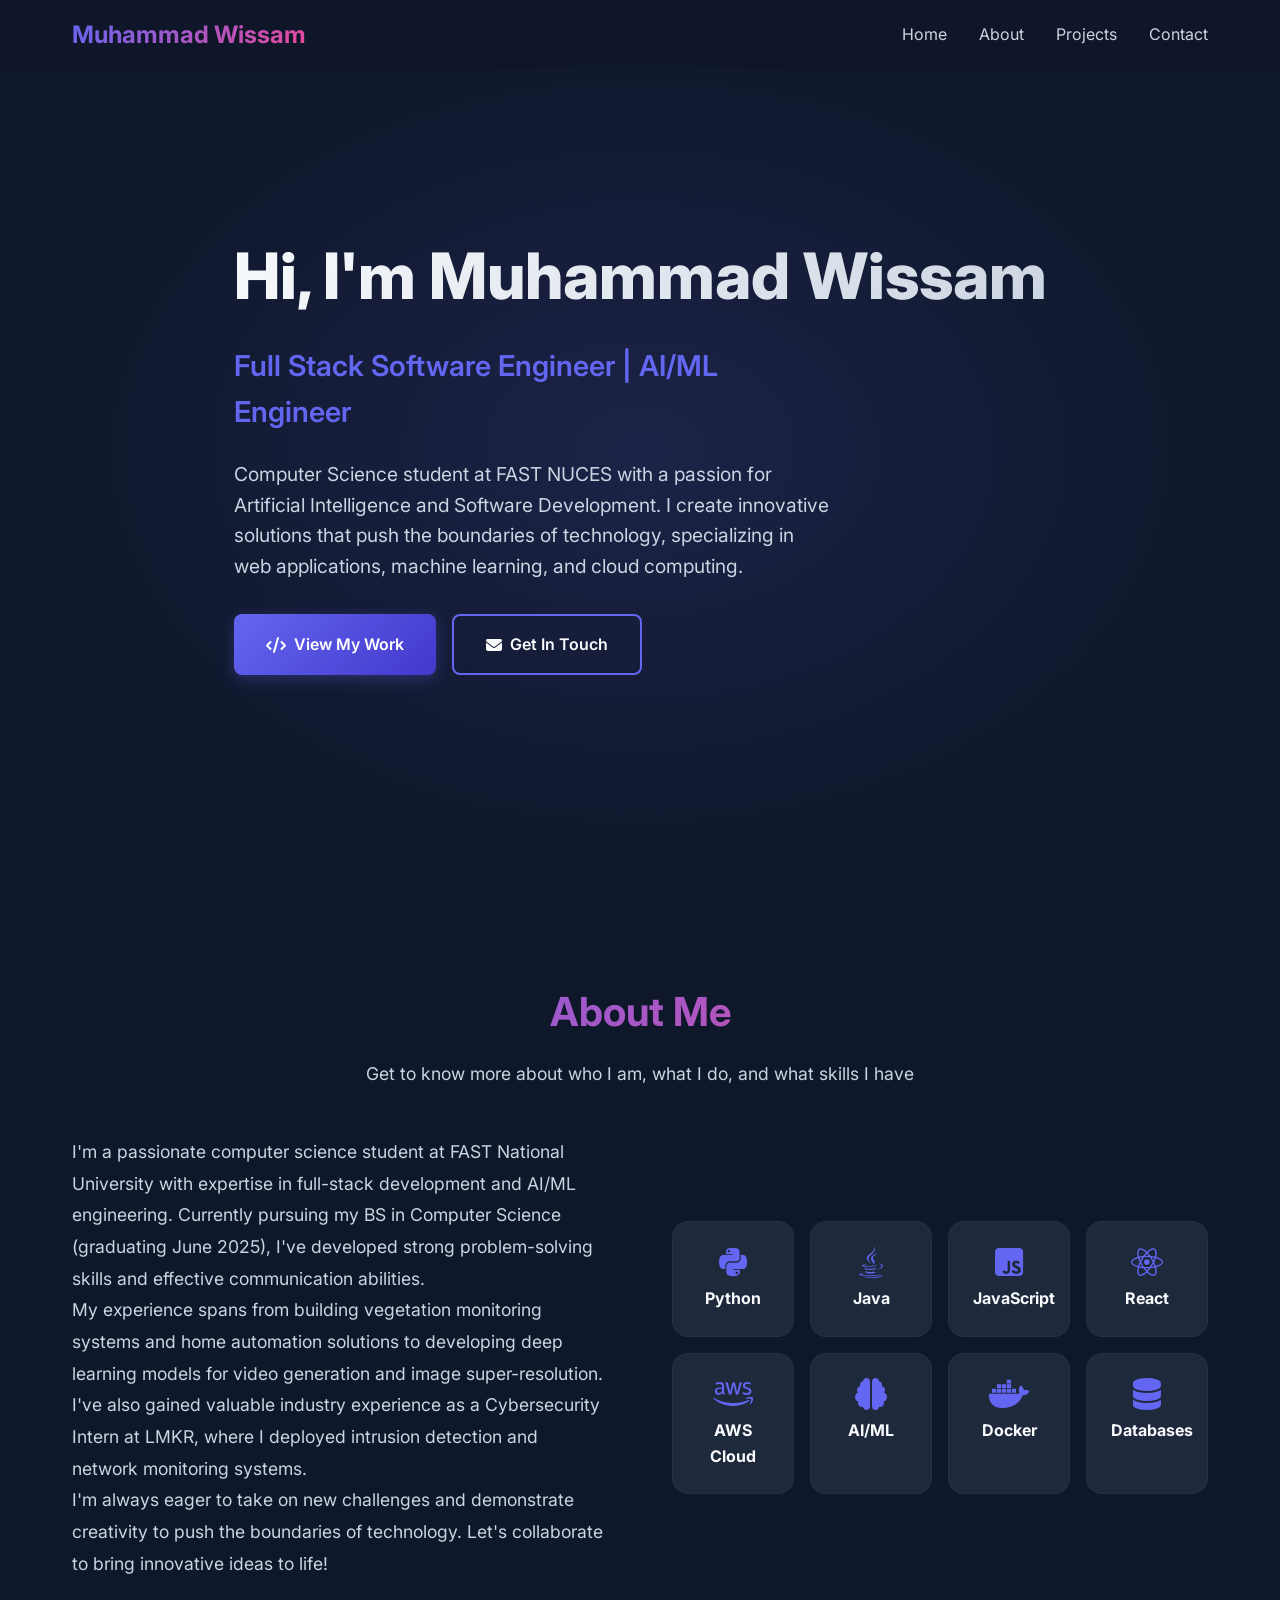
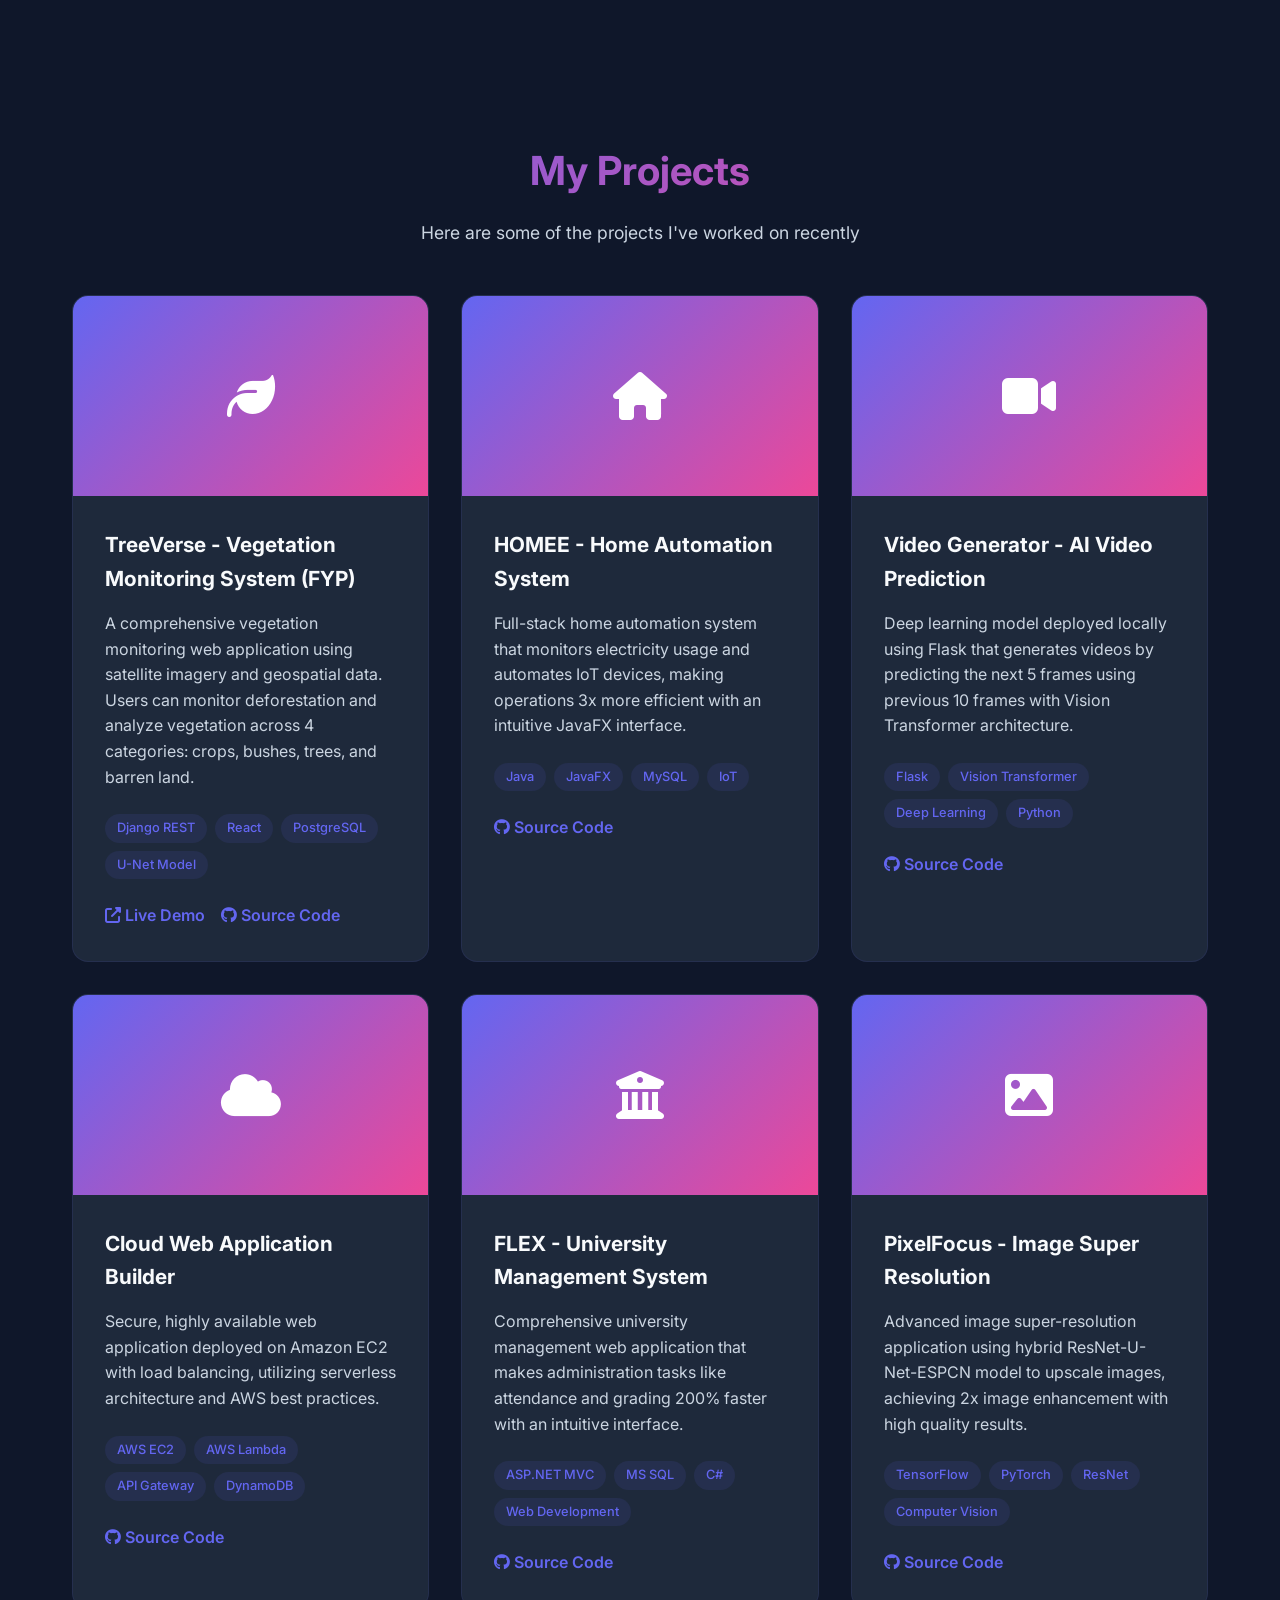
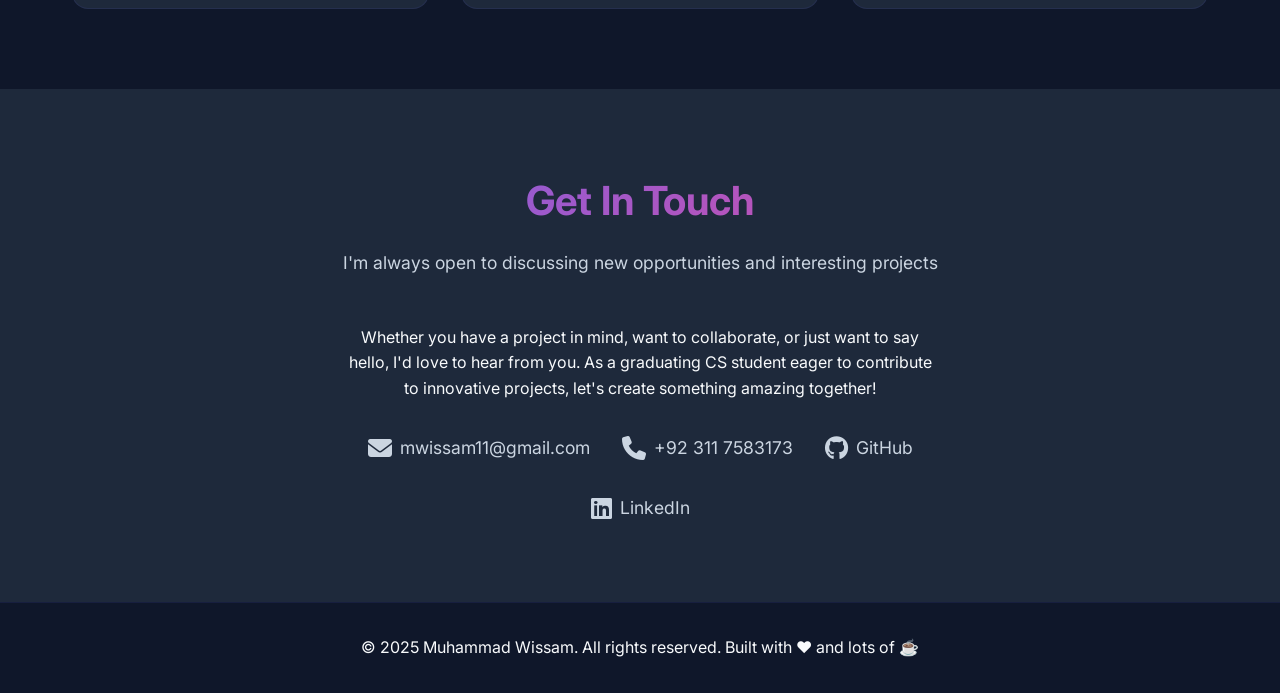
<file: portfolio_website.html>
<!DOCTYPE html>
<html lang="en">
<head>
    <meta charset="UTF-8">
    <meta name="viewport" content="width=device-width, initial-scale=1.0">
    <title>Muhammad Wissam - Portfolio</title>
    <style>
        * {
            margin: 0;
            padding: 0;
            box-sizing: border-box;
        }

        :root {
            --primary: #6366f1;
            --primary-dark: #4338ca;
            --secondary: #ec4899;
            --accent: #06b6d4;
            --bg-dark: #0f172a;
            --bg-card: #1e293b;
            --text-primary: #f8fafc;
            --text-secondary: #cbd5e1;
            --text-muted: #64748b;
        }

        body {
            font-family: 'Inter', -apple-system, BlinkMacSystemFont, sans-serif;
            background: var(--bg-dark);
            color: var(--text-primary);
            line-height: 1.6;
            overflow-x: hidden;
        }

        .container {
            max-width: 1200px;
            margin: 0 auto;
            padding: 0 2rem;
        }

        /* Navigation */
        nav {
            position: fixed;
            top: 0;
            width: 100%;
            background: rgba(15, 23, 42, 0.8);
            backdrop-filter: blur(10px);
            z-index: 1000;
            transition: all 0.3s ease;
        }

        .nav-container {
            display: flex;
            justify-content: space-between;
            align-items: center;
            padding: 1rem 2rem;
            max-width: 1200px;
            margin: 0 auto;
        }

        .logo {
            font-size: 1.5rem;
            font-weight: 700;
            background: linear-gradient(135deg, var(--primary), var(--secondary));
            -webkit-background-clip: text;
            -webkit-text-fill-color: transparent;
            background-clip: text;
        }

        .nav-links {
            display: flex;
            list-style: none;
            gap: 2rem;
        }

        .nav-links a {
            color: var(--text-secondary);
            text-decoration: none;
            transition: color 0.3s ease;
            position: relative;
        }

        .nav-links a:hover {
            color: var(--primary);
        }

        .nav-links a::after {
            content: '';
            position: absolute;
            bottom: -5px;
            left: 0;
            width: 0;
            height: 2px;
            background: var(--primary);
            transition: width 0.3s ease;
        }

        .nav-links a:hover::after {
            width: 100%;
        }

        /* Hero Section */
        .hero {
            min-height: 100vh;
            display: flex;
            align-items: center;
            position: relative;
            overflow: hidden;
        }

        .hero-bg {
            position: absolute;
            top: 0;
            left: 0;
            width: 100%;
            height: 100%;
            background: radial-gradient(ellipse at center, rgba(99, 102, 241, 0.15) 0%, transparent 70%);
            animation: pulse 4s ease-in-out infinite;
        }

        @keyframes pulse {
            0%, 100% { opacity: 0.5; }
            50% { opacity: 1; }
        }

        .hero-content {
            position: relative;
            z-index: 2;
            animation: fadeInUp 1s ease-out;
        }

        @keyframes fadeInUp {
            from {
                opacity: 0;
                transform: translateY(30px);
            }
            to {
                opacity: 1;
                transform: translateY(0);
            }
        }

        .hero h1 {
            font-size: clamp(2.5rem, 5vw, 4rem);
            font-weight: 800;
            margin-bottom: 1rem;
            background: linear-gradient(135deg, var(--text-primary), var(--text-secondary));
            -webkit-background-clip: text;
            -webkit-text-fill-color: transparent;
            background-clip: text;
        }

        .hero .subtitle {
            font-size: clamp(1.2rem, 2.5vw, 1.8rem);
            color: var(--primary);
            margin-bottom: 1.5rem;
            font-weight: 600;
        }

        .hero p {
            font-size: 1.2rem;
            color: var(--text-secondary);
            margin-bottom: 2rem;
            max-width: 600px;
        }

        .cta-buttons {
            display: flex;
            gap: 1rem;
            flex-wrap: wrap;
        }

        .btn {
            padding: 1rem 2rem;
            border: none;
            border-radius: 0.5rem;
            font-weight: 600;
            text-decoration: none;
            transition: all 0.3s ease;
            cursor: pointer;
            display: inline-flex;
            align-items: center;
            gap: 0.5rem;
        }

        .btn-primary {
            background: linear-gradient(135deg, var(--primary), var(--primary-dark));
            color: white;
            box-shadow: 0 4px 15px rgba(99, 102, 241, 0.3);
        }

        .btn-primary:hover {
            transform: translateY(-2px);
            box-shadow: 0 8px 25px rgba(99, 102, 241, 0.4);
        }

        .btn-secondary {
            background: transparent;
            color: var(--text-primary);
            border: 2px solid var(--primary);
        }

        .btn-secondary:hover {
            background: var(--primary);
            transform: translateY(-2px);
        }

        /* Sections */
        section {
            padding: 5rem 0;
            position: relative;
        }

        .section-title {
            text-align: center;
            margin-bottom: 3rem;
        }

        .section-title h2 {
            font-size: 2.5rem;
            font-weight: 700;
            margin-bottom: 1rem;
            background: linear-gradient(135deg, var(--primary), var(--secondary));
            -webkit-background-clip: text;
            -webkit-text-fill-color: transparent;
            background-clip: text;
        }

        .section-title p {
            color: var(--text-secondary);
            font-size: 1.1rem;
            max-width: 600px;
            margin: 0 auto;
        }

        /* About Section */
        .about-content {
            display: grid;
            grid-template-columns: 1fr 1fr;
            gap: 4rem;
            align-items: center;
        }

        .about-text {
            font-size: 1.1rem;
            color: var(--text-secondary);
            line-height: 1.8;
        }

        .skills-grid {
            display: grid;
            grid-template-columns: repeat(auto-fit, minmax(120px, 1fr));
            gap: 1rem;
        }

        .skill-item {
            background: var(--bg-card);
            padding: 1.5rem;
            border-radius: 1rem;
            text-align: center;
            transition: transform 0.3s ease;
            border: 1px solid rgba(99, 102, 241, 0.1);
        }

        .skill-item:hover {
            transform: translateY(-5px);
            border-color: var(--primary);
        }

        .skill-item i {
            font-size: 2rem;
            color: var(--primary);
            margin-bottom: 0.5rem;
        }

        /* Projects Section */
        .projects-grid {
            display: grid;
            grid-template-columns: repeat(auto-fit, minmax(350px, 1fr));
            gap: 2rem;
        }

        .project-card {
            background: var(--bg-card);
            border-radius: 1rem;
            overflow: hidden;
            transition: transform 0.3s ease;
            border: 1px solid rgba(99, 102, 241, 0.1);
        }

        .project-card:hover {
            transform: translateY(-10px);
            border-color: var(--primary);
        }

        .project-image {
            height: 200px;
            background: linear-gradient(135deg, var(--primary), var(--secondary));
            display: flex;
            align-items: center;
            justify-content: center;
            font-size: 3rem;
            color: white;
        }

        .project-content {
            padding: 2rem;
        }

        .project-content h3 {
            font-size: 1.3rem;
            margin-bottom: 1rem;
            color: var(--text-primary);
        }

        .project-content p {
            color: var(--text-secondary);
            margin-bottom: 1.5rem;
            line-height: 1.6;
        }

        .project-tech {
            display: flex;
            flex-wrap: wrap;
            gap: 0.5rem;
            margin-bottom: 1.5rem;
        }

        .tech-tag {
            background: rgba(99, 102, 241, 0.1);
            color: var(--primary);
            padding: 0.25rem 0.75rem;
            border-radius: 1rem;
            font-size: 0.8rem;
            font-weight: 500;
        }

        .project-links {
            display: flex;
            gap: 1rem;
        }

        .project-link {
            color: var(--primary);
            text-decoration: none;
            font-weight: 600;
            transition: color 0.3s ease;
        }

        .project-link:hover {
            color: var(--secondary);
        }

        /* Contact Section */
        .contact {
            background: var(--bg-card);
        }

        .contact-content {
            text-align: center;
            max-width: 600px;
            margin: 0 auto;
        }

        .contact-links {
            display: flex;
            justify-content: center;
            gap: 2rem;
            margin-top: 2rem;
            flex-wrap: wrap;
        }

        .contact-link {
            display: flex;
            align-items: center;
            gap: 0.5rem;
            color: var(--text-secondary);
            text-decoration: none;
            transition: color 0.3s ease;
            font-size: 1.1rem;
        }

        .contact-link:hover {
            color: var(--primary);
        }

        .contact-link i {
            font-size: 1.5rem;
        }

        /* Footer */
        footer {
            background: var(--bg-dark);
            text-align: center;
            padding: 2rem 0;
            border-top: 1px solid rgba(99, 102, 241, 0.1);
        }

        /* Responsive Design */
        @media (max-width: 768px) {
            .nav-links {
                display: none;
            }

            .about-content {
                grid-template-columns: 1fr;
                gap: 2rem;
            }

            .skills-grid {
                grid-template-columns: repeat(auto-fit, minmax(100px, 1fr));
            }

            .projects-grid {
                grid-template-columns: 1fr;
            }

            .contact-links {
                flex-direction: column;
                align-items: center;
            }

            .cta-buttons {
                justify-content: center;
            }
        }

        /* Smooth scrolling */
        html {
            scroll-behavior: smooth;
        }

        /* Custom scrollbar */
        ::-webkit-scrollbar {
            width: 8px;
        }

        ::-webkit-scrollbar-track {
            background: var(--bg-dark);
        }

        ::-webkit-scrollbar-thumb {
            background: var(--primary);
            border-radius: 4px;
        }

        ::-webkit-scrollbar-thumb:hover {
            background: var(--primary-dark);
        }
    </style>
    <link href="https://cdnjs.cloudflare.com/ajax/libs/font-awesome/6.4.0/css/all.min.css" rel="stylesheet">
    <link href="https://fonts.googleapis.com/css2?family=Inter:wght@300;400;500;600;700;800&display=swap" rel="stylesheet">
</head>
<body>
    <!-- Navigation -->
    <nav>
        <div class="nav-container">
            <div class="logo">Muhammad Wissam</div>
            <ul class="nav-links">
                <li><a href="#home">Home</a></li>
                <li><a href="#about">About</a></li>
                <li><a href="#projects">Projects</a></li>
                <li><a href="#contact">Contact</a></li>
            </ul>
        </div>
    </nav>

    <!-- Hero Section -->
    <section id="home" class="hero">
        <div class="hero-bg"></div>
        <div class="container">
            <div class="hero-content">
                <h1>Hi, I'm Muhammad Wissam</h1>
                <p class="subtitle">Full Stack Software Engineer | AI/ML Engineer</p>
                <p>Computer Science student at FAST NUCES with a passion for Artificial Intelligence and Software Development. I create innovative solutions that push the boundaries of technology, specializing in web applications, machine learning, and cloud computing.</p>
                <div class="cta-buttons">
                    <a href="#projects" class="btn btn-primary">
                        <i class="fas fa-code"></i>
                        View My Work
                    </a>
                    <a href="#contact" class="btn btn-secondary">
                        <i class="fas fa-envelope"></i>
                        Get In Touch
                    </a>
                </div>
            </div>
        </div>
    </section>

    <!-- About Section -->
    <section id="about">
        <div class="container">
            <div class="section-title">
                <h2>About Me</h2>
                <p>Get to know more about who I am, what I do, and what skills I have</p>
            </div>
            <div class="about-content">
                <div class="about-text">
                    <p>I'm a passionate computer science student at FAST National University with expertise in full-stack development and AI/ML engineering. Currently pursuing my BS in Computer Science (graduating June 2025), I've developed strong problem-solving skills and effective communication abilities.</p>
                    
                    <p>My experience spans from building vegetation monitoring systems and home automation solutions to developing deep learning models for video generation and image super-resolution. I've also gained valuable industry experience as a Cybersecurity Intern at LMKR, where I deployed intrusion detection and network monitoring systems.</p>
                    
                    <p>I'm always eager to take on new challenges and demonstrate creativity to push the boundaries of technology. Let's collaborate to bring innovative ideas to life!</p>
                </div>
                <div class="skills-grid">
                    <div class="skill-item">
                        <i class="fab fa-python"></i>
                        <h4>Python</h4>
                    </div>
                    <div class="skill-item">
                        <i class="fab fa-java"></i>
                        <h4>Java</h4>
                    </div>
                    <div class="skill-item">
                        <i class="fab fa-js-square"></i>
                        <h4>JavaScript</h4>
                    </div>
                    <div class="skill-item">
                        <i class="fab fa-react"></i>
                        <h4>React</h4>
                    </div>
                    <div class="skill-item">
                        <i class="fab fa-aws"></i>
                        <h4>AWS Cloud</h4>
                    </div>
                    <div class="skill-item">
                        <i class="fas fa-brain"></i>
                        <h4>AI/ML</h4>
                    </div>
                    <div class="skill-item">
                        <i class="fab fa-docker"></i>
                        <h4>Docker</h4>
                    </div>
                    <div class="skill-item">
                        <i class="fas fa-database"></i>
                        <h4>Databases</h4>
                    </div>
                </div>
            </div>
        </div>
    </section>

    <!-- Projects Section -->
    <section id="projects">
        <div class="container">
            <div class="section-title">
                <h2>My Projects</h2>
                <p>Here are some of the projects I've worked on recently</p>
            </div>
            <div class="projects-grid">
                <div class="project-card">
                    <div class="project-image">
                        <i class="fas fa-leaf"></i>
                    </div>
                    <div class="project-content">
                        <h3>TreeVerse - Vegetation Monitoring System (FYP)</h3>
                        <p>A comprehensive vegetation monitoring web application using satellite imagery and geospatial data. Users can monitor deforestation and analyze vegetation across 4 categories: crops, bushes, trees, and barren land.</p>
                        <div class="project-tech">
                            <span class="tech-tag">Django REST</span>
                            <span class="tech-tag">React</span>
                            <span class="tech-tag">PostgreSQL</span>
                            <span class="tech-tag">U-Net Model</span>
                        </div>
                        <div class="project-links">
                            <a href="https://TreeVerse.org" class="project-link" target="_blank">
                                <i class="fas fa-external-link-alt"></i> Live Demo
                            </a>
                            <a href="https://github.com/Wissam117" class="project-link" target="_blank">
                                <i class="fab fa-github"></i> Source Code
                            </a>
                        </div>
                    </div>
                </div>

                <div class="project-card">
                    <div class="project-image">
                        <i class="fas fa-home"></i>
                    </div>
                    <div class="project-content">
                        <h3>HOMEE - Home Automation System</h3>
                        <p>Full-stack home automation system that monitors electricity usage and automates IoT devices, making operations 3x more efficient with an intuitive JavaFX interface.</p>
                        <div class="project-tech">
                            <span class="tech-tag">Java</span>
                            <span class="tech-tag">JavaFX</span>
                            <span class="tech-tag">MySQL</span>
                            <span class="tech-tag">IoT</span>
                        </div>
                        <div class="project-links">
                            <a href="https://github.com/Wissam117" class="project-link" target="_blank">
                                <i class="fab fa-github"></i> Source Code
                            </a>
                        </div>
                    </div>
                </div>

                <div class="project-card">
                    <div class="project-image">
                        <i class="fas fa-video"></i>
                    </div>
                    <div class="project-content">
                        <h3>Video Generator - AI Video Prediction</h3>
                        <p>Deep learning model deployed locally using Flask that generates videos by predicting the next 5 frames using previous 10 frames with Vision Transformer architecture.</p>
                        <div class="project-tech">
                            <span class="tech-tag">Flask</span>
                            <span class="tech-tag">Vision Transformer</span>
                            <span class="tech-tag">Deep Learning</span>
                            <span class="tech-tag">Python</span>
                        </div>
                        <div class="project-links">
                            <a href="https://github.com/Wissam117" class="project-link" target="_blank">
                                <i class="fab fa-github"></i> Source Code
                            </a>
                        </div>
                    </div>
                </div>

                <div class="project-card">
                    <div class="project-image">
                        <i class="fas fa-cloud"></i>
                    </div>
                    <div class="project-content">
                        <h3>Cloud Web Application Builder</h3>
                        <p>Secure, highly available web application deployed on Amazon EC2 with load balancing, utilizing serverless architecture and AWS best practices.</p>
                        <div class="project-tech">
                            <span class="tech-tag">AWS EC2</span>
                            <span class="tech-tag">AWS Lambda</span>
                            <span class="tech-tag">API Gateway</span>
                            <span class="tech-tag">DynamoDB</span>
                        </div>
                        <div class="project-links">
                            <a href="https://github.com/Wissam117" class="project-link" target="_blank">
                                <i class="fab fa-github"></i> Source Code
                            </a>
                        </div>
                    </div>
                </div>

                <div class="project-card">
                    <div class="project-image">
                        <i class="fas fa-university"></i>
                    </div>
                    <div class="project-content">
                        <h3>FLEX - University Management System</h3>
                        <p>Comprehensive university management web application that makes administration tasks like attendance and grading 200% faster with an intuitive interface.</p>
                        <div class="project-tech">
                            <span class="tech-tag">ASP.NET MVC</span>
                            <span class="tech-tag">MS SQL</span>
                            <span class="tech-tag">C#</span>
                            <span class="tech-tag">Web Development</span>
                        </div>
                        <div class="project-links">
                            <a href="https://github.com/Wissam117" class="project-link" target="_blank">
                                <i class="fab fa-github"></i> Source Code
                            </a>
                        </div>
                    </div>
                </div>

                <div class="project-card">
                    <div class="project-image">
                        <i class="fas fa-image"></i>
                    </div>
                    <div class="project-content">
                        <h3>PixelFocus - Image Super Resolution</h3>
                        <p>Advanced image super-resolution application using hybrid ResNet-U-Net-ESPCN model to upscale images, achieving 2x image enhancement with high quality results.</p>
                        <div class="project-tech">
                            <span class="tech-tag">TensorFlow</span>
                            <span class="tech-tag">PyTorch</span>
                            <span class="tech-tag">ResNet</span>
                            <span class="tech-tag">Computer Vision</span>
                        </div>
                        <div class="project-links">
                            <a href="https://github.com/Wissam117" class="project-link" target="_blank">
                                <i class="fab fa-github"></i> Source Code
                            </a>
                        </div>
                    </div>
                </div>
            </div>
        </div>
    </section>

    <!-- Contact Section -->
    <section id="contact" class="contact">
        <div class="container">
            <div class="section-title">
                <h2>Get In Touch</h2>
                <p>I'm always open to discussing new opportunities and interesting projects</p>
            </div>
            <div class="contact-content">
                <p>Whether you have a project in mind, want to collaborate, or just want to say hello, I'd love to hear from you. As a graduating CS student eager to contribute to innovative projects, let's create something amazing together!</p>
                <div class="contact-links">
                    <a href="mailto:mwissam11@gmail.com" class="contact-link">
                        <i class="fas fa-envelope"></i>
                        mwissam11@gmail.com
                    </a>
                    <a href="tel:+923117583173" class="contact-link">
                        <i class="fas fa-phone"></i>
                        +92 311 7583173
                    </a>
                    <a href="https://github.com/Wissam117" class="contact-link" target="_blank">
                        <i class="fab fa-github"></i>
                        GitHub
                    </a>
                    <a href="#" class="contact-link" target="_blank">
                        <i class="fab fa-linkedin"></i>
                        LinkedIn
                    </a>
                </div>
            </div>
        </div>
    </section>

    <!-- Footer -->
    <footer>
        <div class="container">
            <p>&copy; 2025 Muhammad Wissam. All rights reserved. Built with ❤️ and lots of ☕</p>
        </div>
    </footer>

    <script>
        // Smooth scrolling for navigation links
        document.querySelectorAll('a[href^="#"]').forEach(anchor => {
            anchor.addEventListener('click', function (e) {
                e.preventDefault();
                const target = document.querySelector(this.getAttribute('href'));
                if (target) {
                    target.scrollIntoView({
                        behavior: 'smooth',
                        block: 'start'
                    });
                }
            });
        });

        // Navbar scroll effect
        window.addEventListener('scroll', () => {
            const nav = document.querySelector('nav');
            if (window.scrollY > 100) {
                nav.style.background = 'rgba(15, 23, 42, 0.95)';
            } else {
                nav.style.background = 'rgba(15, 23, 42, 0.8)';
            }
        });

        // Intersection Observer for animations
        const observerOptions = {
            threshold: 0.1,
            rootMargin: '0px 0px -50px 0px'
        };

        const observer = new IntersectionObserver((entries) => {
            entries.forEach(entry => {
                if (entry.isIntersecting) {
                    entry.target.style.opacity = '1';
                    entry.target.style.transform = 'translateY(0)';
                }
            });
        }, observerOptions);

        // Observe elements for animation
        document.querySelectorAll('.project-card, .skill-item').forEach(el => {
            el.style.opacity = '0';
            el.style.transform = 'translateY(20px)';
            el.style.transition = 'opacity 0.6s ease, transform 0.6s ease';
            observer.observe(el);
        });

        // Add some interactive hover effects
        document.querySelectorAll('.project-card').forEach(card => {
            card.addEventListener('mouseenter', function() {
                this.style.boxShadow = '0 20px 40px rgba(99, 102, 241, 0.2)';
            });
            
            card.addEventListener('mouseleave', function() {
                this.style.boxShadow = 'none';
            });
        });
    </script>
</body>
</html>
</file>
<file: styles.css>
:root {
  --cream: #f3efe6;
  --cream-2: #e9e2d3;
  --ink: #13202e;
  --ink-2: #24384d;
  --muted: #8494a5;
  --yellow: #f2b134;
  --steel: #c3d3e2;
  --sand: #e3cfb4;
  --sage: #c7d6c1;
  --khaki: #e2c9a6;
  --stone: #e9e0c6;
  --rust: #c8613a;
  --radius: 28px;
  --display: "Oswald", "Arial Narrow", sans-serif;
  --body: "Inter", system-ui, sans-serif;
  --serif: "DM Serif Display", Georgia, serif;
  --ease: cubic-bezier(.22, 1, .36, 1);
  --bounce: cubic-bezier(.34, 1.56, .64, 1);
}

*, *::before, *::after { box-sizing: border-box; }
html { scroll-behavior: smooth; }
body {
  margin: 0;
  background: var(--cream);
  color: var(--ink);
  font-family: var(--body);
  font-size: 17px;
  line-height: 1.55;
  overflow-x: hidden;
  -webkit-font-smoothing: antialiased;
}
img { max-width: 100%; display: block; }
a { color: inherit; text-decoration: none; }
button { font: inherit; color: inherit; cursor: pointer; border: 0; background: none; }
::selection { background: var(--yellow); color: var(--ink); }

section { position: relative; padding: 64px 24px; text-align: center; }
.h2 {
  font-family: var(--display);
  font-weight: 600;
  font-size: clamp(48px, 7.8vw, 104px);
  line-height: .95;
  letter-spacing: -.01em;
  margin: 10px auto 18px;
  max-width: 1000px;
}
.lede { max-width: 620px; margin: 0 auto 48px; font-weight: 500; }
.muted { color: var(--muted); }

/* ---------- Tags / stickers ---------- */
.tag {
  display: inline-block;
  font-family: var(--display);
  font-size: 14px;
  font-weight: 600;
  padding: 5px 14px;
  border-radius: 999px;
  rotate: calc(var(--dir, 0) * var(--mag, 6deg));
  transition: transform .4s var(--bounce), rotate .4s var(--bounce);
  box-shadow: 0 2px 0 rgba(19, 32, 46, .12);
}
.tag:hover { transform: scale(1.08); }
.tag-sand { background: var(--sand); }
.tag-yellow { background: var(--yellow); }
.tag-sage { background: var(--sage); }
.tag-steel { background: var(--steel); }
.tilt-l { --mag: 10deg; }
.tag-inline { vertical-align: super; font-size: 14px; position: relative; top: -10px; }

/* ---------- Buttons ---------- */
.btn {
  display: inline-block;
  font-family: var(--display);
  font-weight: 600;
  font-size: 20px;
  background: var(--yellow);
  color: var(--ink);
  padding: 14px 26px;
  border-radius: 16px;
  box-shadow: 0 7px 0 var(--ink);
  transform: translateY(0);
  transition: transform .18s var(--ease), box-shadow .18s var(--ease), background .2s;
}
.btn:hover { transform: translateY(3px); box-shadow: 0 4px 0 var(--ink); background: #f5bf4f; }
.btn:active { transform: translateY(7px); box-shadow: 0 0 0 var(--ink); }
/* Navy variant for the Resume button, so it stands out next to the yellow one */
.btn-dark { background: var(--ink); color: var(--cream); box-shadow: 0 7px 0 var(--yellow); }
.btn-dark:hover { background: var(--ink-2); box-shadow: 0 4px 0 var(--yellow); }
.btn-dark:active { box-shadow: 0 0 0 var(--yellow); }
.btn-arr { display: inline-block; margin-left: 4px; transition: transform .3s var(--bounce); }
.btn:hover .btn-arr { transform: translate(3px, -3px); }
.btn-sm { font-size: 14px; padding: 9px 16px; border-radius: 12px; box-shadow: 0 5px 0 var(--ink); white-space: nowrap; }
.btn-sm:hover { box-shadow: 0 2px 0 var(--ink); }
.link-arrow { font-family: var(--display); font-weight: 600; font-size: 18px; display: inline-flex; gap: 8px; border-bottom: 2px solid transparent; transition: border-color .2s; }
.link-arrow span { transition: transform .3s var(--bounce); }
.link-arrow:hover { border-color: var(--ink); }
.link-arrow:hover span { transform: translateX(6px); }
.link-arrow.center { margin-top: 56px; border-bottom-color: var(--ink); }

/* ---------- Header + menu ---------- */
.site-header {
  position: fixed; inset: 0 0 auto 0; z-index: 50;
  display: flex; justify-content: space-between; align-items: center;
  padding: 18px clamp(16px, 6vw, 90px);
  transition: background .3s, backdrop-filter .3s, padding .3s;
}
.site-header.scrolled { background: rgba(243, 239, 230, .82); backdrop-filter: blur(10px); padding-top: 10px; padding-bottom: 10px; }
.wordmark { font-family: var(--serif); font-size: 36px; letter-spacing: -.02em; line-height: 1; }
.wordmark span, .foot-giant span { color: var(--rust); }
.menu-pill {
  display: inline-flex; align-items: center; gap: 10px;
  background: var(--ink); color: var(--cream);
  font-family: var(--display); font-weight: 600; text-transform: uppercase; font-size: 18px;
  padding: 9px 18px; border-radius: 999px;
  transition: transform .3s var(--bounce), background .2s;
}
.menu-pill:hover { transform: scale(1.06); background: var(--ink-2); }
.burger { display: grid; gap: 4px; }
.burger i { display: block; width: 16px; height: 2px; background: currentColor; border-radius: 2px; transition: width .3s var(--ease); }
.burger i:last-child { width: 10px; justify-self: end; }
.menu-pill:hover .burger i:last-child { width: 16px; }

.menu {
  position: fixed; inset: 0; z-index: 100;
  background: var(--ink); color: var(--cream);
  display: flex; flex-direction: column; justify-content: center;
  padding: 80px clamp(24px, 8vw, 120px);
  clip-path: circle(0% at calc(100% - 90px) 40px);
  transition: clip-path .8s var(--ease);
  visibility: hidden;
}
.menu.open { clip-path: circle(150% at calc(100% - 90px) 40px); visibility: visible; }
.menu-close { position: absolute; top: 18px; right: clamp(16px, 6vw, 90px); background: var(--yellow); color: var(--ink); }
.menu ul { list-style: none; margin: 0; padding: 0; }
.menu li { overflow: hidden; }
.menu a:not(.menu-foot a) {
  display: inline-flex; align-items: baseline; gap: 18px;
  font-family: var(--display); font-weight: 600;
  font-size: clamp(48px, 9vw, 110px); line-height: 1.05;
  transform: translateY(110%);
  transition: transform .7s var(--ease), color .25s;
}
.menu a span { font-size: 16px; color: var(--rust); font-family: var(--body); }
.menu.open li a { transform: translateY(0); }
.menu.open li:nth-child(2) a { transition-delay: .06s; }
.menu.open li:nth-child(3) a { transition-delay: .12s; }
.menu.open li:nth-child(4) a { transition-delay: .18s; }
.menu.open li:nth-child(5) a { transition-delay: .24s; }
.menu li a:hover { color: var(--yellow); }
.menu-foot { margin-top: 40px; opacity: .7; }
.menu-foot a { text-decoration: underline; }

/* ---------- Hero ---------- */
.hero { padding-top: 110px; padding-bottom: 0; overflow-x: clip; }
.hero-words {
  position: absolute; top: 70px; left: 0; right: 0;
  font-family: var(--display); font-weight: 700;
  font-size: clamp(56px, 8vw, 104px); line-height: 1.05;
  color: rgba(19, 32, 46, .03);
  pointer-events: none; user-select: none;
}
.hero-words .row + .row { margin-top: .35em; }
.hero-words .row { display: flex; white-space: nowrap; will-change: transform; }
.hero-words span { padding-right: .3em; }
.hero-title {
  position: relative;
  font-family: var(--display); font-weight: 500;
  font-size: clamp(46px, min(10.4vw, 11.5vh), 146px);
  line-height: .9; letter-spacing: -.025em;
  margin: 18px auto 20px; max-width: 1150px;
}
.hero-sub { position: relative; z-index: 2; display: inline-block; background: var(--cream); padding: 4px 16px; border-radius: 999px; box-shadow: 0 0 18px 10px var(--cream); font-family: var(--display); font-size: clamp(18px, 2vw, 22px); font-weight: 500; margin: 0; }
.hero-ctas { position: relative; display: flex; justify-content: center; align-items: center; gap: 28px; flex-wrap: wrap; }

/* Photo: square crop in a circle with object-fit: cover (same trick as the original site) */
.stage { --ps: clamp(210px, 34vh, 340px); --cy: calc(30px + var(--ps) / 2); position: relative; display: grid; place-items: center; padding: 30px 0 22px; margin: 72px -24px 6px; }
/* Rings start below the tagline and fade in from the top, so they never sit behind text */
.rings {
  position: absolute; inset: 0;
  background: repeating-radial-gradient(circle at 50% var(--cy), #c9d6e2 0, var(--cream) 26px, #c9d6e2 32px);
  -webkit-mask-image: linear-gradient(to bottom, transparent 0, #000 calc(var(--ps) * .45), #000 calc(100% - var(--ps) * .3), transparent 100%), radial-gradient(circle at 50% var(--cy), #000 calc(var(--ps) * .5), transparent calc(var(--ps) * 1.25));
  -webkit-mask-composite: source-in;
          mask-image: linear-gradient(to bottom, transparent 0, #000 calc(var(--ps) * .45), #000 calc(100% - var(--ps) * .3), transparent 100%), radial-gradient(circle at 50% var(--cy), #000 calc(var(--ps) * .5), transparent calc(var(--ps) * 1.25));
          mask-composite: intersect;
  opacity: .8; pointer-events: none;
}
.portrait {
  position: relative; z-index: 2;
  width: var(--ps); aspect-ratio: 1;
  border-radius: 50%; overflow: hidden;
  background: linear-gradient(160deg, var(--ink-2), var(--ink));
  border: 5px solid var(--yellow);
  box-shadow: 0 0 0 10px var(--cream), 0 24px 60px rgba(19, 32, 46, .3);
  transition: transform .4s var(--ease), box-shadow .4s;
}
.portrait:hover { transform: scale(1.05); box-shadow: 0 0 0 10px var(--cream), 0 30px 70px rgba(19, 32, 46, .38); }
.portrait img { display: block; width: 100%; height: 100%; object-fit: cover; }
.sticker {
  position: absolute; z-index: 3;
  rotate: calc(var(--dir, 0) * var(--mag, 6deg));
  font-family: var(--display); font-weight: 600; font-size: clamp(14px, 1.6vw, 20px);
  padding: 10px 18px; border-radius: 16px; background: #fff;
  box-shadow: 0 10px 30px rgba(19, 32, 46, .15);
  will-change: transform;
}
.s1 { right: calc(50% + var(--ps) / 2 + 18px); top: 22%; background: var(--steel); --mag: 8deg; }
.s2 { left: calc(50% + var(--ps) / 2 + 18px); top: 16%; background: var(--sage); --mag: 6deg; }
.s3 { left: calc(50% + var(--ps) / 2 - 6px); bottom: 14%; background: var(--yellow); --mag: 5deg; }

/* Next section follows the hero closely */
.hero + section { padding-top: 64px; }

/* ---------- Skills ---------- */
.engine-grid { display: grid; grid-template-columns: 1fr 1fr; gap: 24px; max-width: 1180px; margin: 0 auto; text-align: left; }
.engine { border-radius: var(--radius); padding: 34px; transition: transform .5s var(--ease), box-shadow .5s; transform-style: preserve-3d; }
.engine:hover { box-shadow: 0 30px 60px rgba(19, 32, 46, .12); }
.engine h3 { font-family: var(--display); font-weight: 600; font-size: 34px; margin: 0 0 6px; }
.engine p { margin: 0 0 22px; opacity: .85; }
.engine-steel { background: var(--steel); }
.engine-sand { background: var(--sand); }
.chips { display: flex; flex-wrap: wrap; gap: 10px; }
.chips span {
  background: rgba(255, 255, 255, .6); font-family: var(--display); font-weight: 600; font-size: 16px;
  padding: 8px 16px; border-radius: 999px; transition: transform .3s var(--bounce), background .2s;
}
.chips span:hover { transform: translateY(-4px); background: #fff; }

/* ---------- Work ---------- */
.work-grid { display: grid; grid-template-columns: 1fr 1fr; gap: 40px 24px; max-width: 1180px; margin: 0 auto; text-align: left; }
.thumb { border-radius: var(--radius); aspect-ratio: 16 / 10; overflow: hidden; display: grid; place-items: center; }
.thumb-art { text-align: center; transition: transform .7s var(--ease); line-height: .9; }
.thumb-art b { display: block; font-family: var(--display); font-weight: 700; font-size: clamp(40px, 6vw, 76px); }
.thumb-art em { font-family: var(--serif); font-size: clamp(28px, 4vw, 48px); }
.project:hover .thumb-art { transform: scale(1.1); }
.t-sage { background: var(--sage); } .t-steel { background: var(--steel); } .t-khaki { background: var(--khaki); } .t-yellow { background: var(--yellow); }
.project-meta { display: flex; justify-content: space-between; align-items: center; gap: 16px; padding: 18px 4px 0; }
.project-meta h3 { font-family: var(--display); font-weight: 600; font-size: 22px; margin: 0; }
.project-meta p { margin: 2px 0 0; font-size: 14px; opacity: .7; }

/* ---------- Scallops ---------- */
.scallop, .scallop-cream { --sc: var(--sage); margin-top: 30px; }
.scallop::before, .scallop-cream::before {
  content: ""; position: absolute; left: 0; right: 0; top: -24px; height: 25px;
  background: radial-gradient(circle at 24px 24px, var(--sc) 23px, transparent 24px) 0 0 / 48px 48px repeat-x;
}
.scallop-cream { --sc: var(--cream); margin-top: 0; }

/* ---------- Stats ---------- */
.stats {
  background:
    radial-gradient(rgba(255,255,255,.45) 1.2px, transparent 1.6px) 0 0 / 9px 9px,
    linear-gradient(to bottom, var(--sage), var(--steel));
  padding-bottom: 96px; overflow-x: clip;
}
.stats .tag { position: relative; left: -180px; }
.stat-grid { display: grid; grid-template-columns: repeat(3, 1fr); gap: 44px 32px; max-width: 1000px; margin: 40px auto 80px; }
.stat .num { font-family: var(--display); font-weight: 600; font-size: clamp(56px, 7vw, 96px); line-height: 1; }
.stat p { margin: 6px auto 0; font-weight: 500; max-width: 240px; }
.stat .arr { font-size: .55em; vertical-align: .3em; margin: 0 .08em; }
.wave-row { display: flex; justify-content: center; gap: 14px; flex-wrap: nowrap; }
.tile {
  flex: none; display: grid; place-items: center;
  width: 70px; height: 70px; border-radius: 20px;
  font-family: var(--display); font-weight: 700; font-size: 17px;
  box-shadow: 0 8px 20px rgba(19, 32, 46, .12), inset 0 -4px 0 rgba(0, 0, 0, .06);
  animation: wave 3.2s ease-in-out infinite;
  transition: scale .3s var(--bounce);
}
.tile:hover { scale: 1.2; }
.c1 { background: var(--sand); } .c2 { background: #fff; } .c3 { background: var(--yellow); } .c4 { background: var(--khaki); } .c5 { background: var(--sage); }
@keyframes wave { 0%, 100% { transform: translateY(18px) rotate(-4deg); } 50% { transform: translateY(-18px) rotate(4deg); } }

/* ---------- Principles ---------- */
.principles { background: var(--cream); }
.pr-grid { display: grid; grid-template-columns: repeat(3, 1fr); gap: 40px; max-width: 1100px; margin: 50px auto 0; }
.pr h3 { font-family: var(--display); font-weight: 600; font-size: 26px; margin: 20px 0 8px; }
.pr p { margin: 0 auto; max-width: 300px; font-size: 15px; }
.pr-ico { width: 150px; height: 150px; margin: 0 auto; display: grid; place-items: center; border-radius: 42% 58% 55% 45% / 50% 40% 60% 50%; transition: border-radius 1s var(--ease), transform .6s var(--bounce); }
.pr:hover .pr-ico { border-radius: 58% 42% 45% 55% / 40% 60% 40% 60%; transform: scale(1.06); }
.pr-ico svg { width: 84px; fill: none; stroke: var(--ink); stroke-width: 4; stroke-linecap: round; stroke-linejoin: round; }
.blob-sage { background: var(--sage); } .blob-sand { background: var(--sand); } .blob-steel { background: var(--steel); }

/* ---------- Process ---------- */
.process {
  --sc: #cfd9d0;
  background: radial-gradient(rgba(255,255,255,.35) 1.2px, transparent 1.6px) 0 0 / 9px 9px, #cfd9d0;
}
.proc-card {
  display: grid; grid-template-columns: 1fr 1fr; align-items: center;
  max-width: 1100px; margin: 40px auto 0; padding: 40px; text-align: left;
  background: var(--cream); border-radius: var(--radius);
  box-shadow: 0 40px 80px rgba(19, 32, 46, .16);
}
.proc-tabs { display: flex; gap: 10px; margin-bottom: 30px; }
.proc-tabs button {
  width: 56px; height: 56px; border-radius: 14px; border: 2px solid var(--ink);
  font-family: var(--display); font-weight: 600; font-size: 24px;
  transition: background .25s, color .25s, transform .3s var(--bounce);
}
.proc-tabs button:hover { transform: translateY(-3px); }
.proc-tabs button.active { background: var(--ink); color: var(--cream); }
.proc-body h3 { font-family: var(--display); font-weight: 600; font-size: clamp(48px, 6vw, 72px); margin: 0 0 10px; line-height: 1; }
.proc-body p { max-width: 400px; margin: 0; }
.proc-body.swap { animation: swapIn .6s ease-out; transform-origin: 50% 0; }
@keyframes swapIn { 0% { transform: scale(1, .97); } 100% { transform: none; } }
.proc-bar { height: 4px; background: rgba(19, 32, 46, .1); border-radius: 4px; margin-top: 30px; max-width: 400px; overflow: hidden; }
.proc-bar i { display: block; height: 100%; width: 0; background: var(--ink); }
.proc-right { position: relative; aspect-ratio: 1; display: grid; place-items: center; }
.burst { position: absolute; inset: 0; width: 100%; animation: spin 40s linear infinite; }
.burst polygon { fill: var(--stone); }
.proc-ico { position: relative; width: 46%; }
.proc-ico svg { width: 100%; fill: none; stroke: var(--ink); stroke-width: 5; stroke-linecap: round; stroke-linejoin: round; animation: pop .7s var(--bounce); }
@keyframes pop { 0% { transform: scale(.95) rotate(-3deg); } }
@keyframes spin { to { transform: rotate(360deg); } }

/* ---------- Versus ---------- */
.versus { background: var(--cream); }
.vs-card { position: relative; display: grid; grid-template-columns: 1fr 1fr; max-width: 1000px; margin: 40px auto 0; border-radius: var(--radius); overflow: hidden; text-align: left; }
.vs-col { padding: 34px 48px 40px; }
.vs-col h3 { font-family: var(--display); font-weight: 600; font-size: 26px; text-align: center; margin: 0 0 18px; }
.vs-col ul { list-style: none; margin: 0; padding: 0; }
.vs-col li { display: flex; gap: 12px; align-items: center; padding: 12px 0; border-bottom: 1px solid rgba(19, 32, 46, .2); font-size: 15px; font-weight: 500; }
.vs-col li i { flex: none; width: 26px; height: 26px; display: grid; place-items: center; border-radius: 50%; background: var(--ink); color: var(--cream); font-style: normal; font-size: 12px; }
.vs-them { background: var(--sand); }
.vs-me { background: var(--stone); padding-left: 64px; }
.vs-wave { position: absolute; top: 0; bottom: 0; left: calc(50% - 20px); width: 40px; height: 100%; }
.vs-wave path { fill: var(--stone); }
.vs-badge { position: absolute; left: 50%; top: 50%; width: 110px; height: 110px; transform: translate(-50%, -50%); display: grid; place-items: center; }
.vs-badge svg { position: absolute; inset: 0; animation: spin 14s linear infinite; }
.vs-badge polygon { fill: var(--ink); }
.vs-badge span { position: relative; font-family: var(--display); font-weight: 700; font-size: 26px; color: var(--rust); }

/* ---------- Testimonials ---------- */
.tms { --sc: var(--khaki); background: var(--khaki); padding-bottom: 80px; }
.tm-stage { position: relative; max-width: 760px; height: 520px; margin: 30px auto 0; }
.tm-back { position: absolute; left: 50%; top: 20px; width: 240px; height: 400px; transform: translateX(-50%); background: rgba(255, 255, 255, .45); border-radius: 36px; }
.tm-avatar {
  position: absolute; left: 50%; top: 170px; width: 200px; height: 200px; transform: translateX(-50%);
  border-radius: 50%; border: 6px solid #fff; background: var(--steel);
  display: grid; place-items: center; font-family: var(--display); font-weight: 600; font-size: 64px;
  box-shadow: 0 20px 40px rgba(19, 32, 46, .15);
}
.tm-name, .tm-rating, .tm-quote {
  position: absolute; background: #fbf9f4; border-radius: 22px; padding: 14px 20px; text-align: left;
  box-shadow: 0 16px 40px rgba(19, 32, 46, .12);
  transition: transform .8s var(--ease), opacity .5s;
}
.tm-name { left: 8%; top: 90px; }
.tm-name b { display: block; font-family: var(--display); font-size: 22px; font-weight: 600; }
.tm-name small, .tm-rating small { opacity: .6; }
.tm-rating { right: 6%; top: 250px; }
.tm-rating span { color: var(--rust); font-size: 22px; letter-spacing: 2px; display: block; }
.tm-quote { left: 2%; top: 240px; width: 250px; margin: 0; font-size: 15px; line-height: 1.5; }
.tm-quote::before { content: "“"; font-family: var(--serif); font-size: 60px; color: var(--rust); position: absolute; top: -18px; left: 10px; line-height: 1; }
.tm-stage.out .tm-name { transform: translateX(-40px); opacity: 0; }
.tm-stage.out .tm-quote { transform: translateY(30px); opacity: 0; }
.tm-stage.out .tm-rating { transform: translateX(40px); opacity: 0; }
.tm-stage .tm-avatar { transition: transform .6s var(--bounce); }
.tm-stage.out .tm-avatar { transform: translateX(-50%) scale(.8) rotate(-10deg); }
.tm-dots { display: flex; justify-content: center; gap: 8px; }
.tm-dots button { width: 10px; height: 10px; border-radius: 10px; background: rgba(19, 32, 46, .2); transition: width .4s var(--ease), background .3s; }
.tm-dots button.active { width: 30px; background: var(--sand); box-shadow: inset 0 0 0 2px var(--ink); }

/* ---------- FAQ ---------- */
.faq { background: var(--cream); }
.faq-list { max-width: 820px; margin: 30px auto 0; text-align: left; }
.qa { border-bottom: 2px solid rgba(19, 32, 46, .15); }
.qa button { width: 100%; display: flex; justify-content: space-between; align-items: center; gap: 20px; text-align: left; padding: 24px 0; font-family: var(--display); font-weight: 600; font-size: clamp(20px, 2.4vw, 26px); }
.qa button i { flex: none; position: relative; width: 38px; height: 38px; border-radius: 50%; background: var(--yellow); transition: transform .4s var(--bounce), background .3s; }
.qa button i::before, .qa button i::after { content: ""; position: absolute; left: 50%; top: 50%; width: 14px; height: 2.5px; background: var(--ink); transform: translate(-50%, -50%); border-radius: 2px; }
.qa button i::after { transform: translate(-50%, -50%) rotate(90deg); }
.qa.open button i { transform: rotate(135deg); background: var(--sand); }
.qa .a { display: grid; grid-template-rows: 0fr; transition: grid-template-rows .5s var(--ease); }
.qa .a > div { overflow: hidden; }
.qa .a p { margin: 0 0 24px; max-width: 680px; }
.qa.open .a { grid-template-rows: 1fr; }

/* ---------- CTA band ---------- */
.cta-band { background: var(--yellow); padding: 88px 24px; overflow: hidden; }
.cta-band h2 { font-family: var(--display); font-weight: 600; font-size: clamp(44px, 7vw, 96px); line-height: .95; max-width: 1000px; margin: 0 auto 36px; }
.cta-band .muted { color: #7a5a14; }
.cta-band .btn { background: var(--ink); color: var(--cream); box-shadow: 0 7px 0 #060c12; }
.cta-band .btn:hover { box-shadow: 0 4px 0 #060c12; }

/* ---------- Footer ---------- */
.footer { background: var(--ink); color: var(--cream); padding: 80px clamp(24px, 6vw, 90px) 30px; overflow-x: clip; text-align: left; }
.eyebrow { font-family: var(--display); text-transform: uppercase; letter-spacing: .08em; color: var(--yellow); margin: 0; }
.foot-title { font-family: var(--display); font-weight: 600; font-size: clamp(48px, 8vw, 110px); line-height: .95; margin: 14px 0 60px; }
.foot-title span { font-family: var(--serif); font-weight: 400; color: var(--sand); font-style: italic; }
.foot-grid { display: grid; grid-template-columns: 1.4fr 1fr 1fr 1fr; gap: 30px; padding-top: 30px; border-top: 1px solid rgba(243, 239, 230, .2); }
.foot-grid small { display: block; text-transform: uppercase; letter-spacing: .1em; font-size: 12px; opacity: .55; margin-bottom: 10px; }
.foot-grid a { display: block; margin-bottom: 6px; transition: color .2s, transform .3s var(--ease); }
.foot-grid a:hover { color: var(--yellow); transform: translateX(4px); }
.foot-mail { font-family: var(--display); font-size: clamp(22px, 2.6vw, 32px); font-weight: 600; }
.clock { font-family: var(--display); font-size: 32px; font-weight: 600; margin: 0; line-height: 1; }
.clock-city { margin: 4px 0 0; opacity: .6; font-size: 14px; }
.foot-giant { font-family: var(--serif); font-size: clamp(90px, 24vw, 380px); line-height: .8; letter-spacing: -.04em; margin: 70px 0 20px; text-align: center; color: var(--cream); opacity: .95; }
.foot-bottom { display: flex; justify-content: space-between; font-size: 14px; opacity: .6; }


/* ---------- Responsive ---------- */
@media (max-width: 860px) {
  section { padding: 52px 16px; }
  .stage { margin: 56px -16px 6px; }
  .engine-grid, .work-grid, .proc-card, .vs-card { grid-template-columns: 1fr; }
  .stat-grid { grid-template-columns: 1fr 1fr; }
  .pr-grid { grid-template-columns: 1fr; }
  .proc-card { padding: 26px; }
  .proc-right { max-width: 320px; margin: 20px auto 0; }
  .vs-wave, .vs-badge { display: none; }
  .vs-col, .vs-me { padding: 28px 24px; }
  .foot-grid { grid-template-columns: 1fr 1fr; }
  .stats .tag { left: 0; }
  .tile { width: 52px; height: 52px; font-size: 13px; border-radius: 14px; }
  .wave-row { gap: 8px; }
  .br-lg { display: none; }
  .sticker { display: none; }
  .tm-stage { height: auto; display: grid; gap: 16px; }
  .tm-back { display: none; }
  .tm-name, .tm-rating, .tm-quote, .tm-avatar { position: static; transform: none; width: auto; margin: 0 auto; }
  .tm-stage.out .tm-avatar { transform: scale(.8); }
  .project-meta { flex-direction: column; align-items: flex-start; }
}

@media (prefers-reduced-motion: reduce) {
  *, *::before, *::after { animation: none !important; transition: none !important; }
}

/* ---------- Content additions ---------- */
.hero-hi { position: relative; display: inline-block; font-family: var(--display); font-weight: 600; font-size: 22px; background: var(--sand); padding: 8px 22px; border-radius: 999px; margin: 0; box-shadow: 0 3px 0 rgba(19, 32, 46, .15); }
.about-copy { max-width: 760px; margin: 0 auto 48px; font-size: 17px; }
.about-copy p { margin: 0 0 14px; }
.project.featured { grid-column: 1 / -1; }
.project.featured .thumb { aspect-ratio: 21 / 8; }
.project-meta { align-items: flex-start; }
.project-meta p { max-width: 640px; }
.project-meta .btn-sm { margin-top: 4px; }
.ptags { display: flex; flex-wrap: wrap; gap: 6px; margin-top: 10px; }
.ptags span { font-size: 12px; font-weight: 600; padding: 4px 10px; border-radius: 999px; background: rgba(19, 32, 46, .07); }
.t-sand { background: var(--sand); } .t-stone { background: var(--stone); } .t-sky { background: #cdd8e0; }
.tile { width: auto; min-width: 70px; padding: 0 14px; }
.proc-kicker { display: block; font-family: var(--display); font-weight: 600; text-transform: uppercase; letter-spacing: .08em; color: var(--rust); margin-bottom: 6px; }
@media (max-width: 860px) {
  .project.featured .thumb { aspect-ratio: 16 / 10; }
  .tile { min-width: 52px; padding: 0 10px; }
  .wave-row { flex-wrap: wrap; row-gap: 30px; }
}

/* ---------- Experience ---------- */
.xp-list { display: grid; gap: 24px; max-width: 1100px; margin: 40px auto 0; text-align: left; }
.xp-card { border-radius: var(--radius); padding: 34px; transition: transform .5s var(--ease), box-shadow .5s; }
.xp-card:hover { transform: translateY(-4px); box-shadow: 0 30px 60px rgba(19, 32, 46, .12); }
.xp-steel { background: var(--steel); } .xp-sage { background: var(--sage); }
.xp-head { display: flex; justify-content: space-between; align-items: flex-start; gap: 16px; flex-wrap: wrap; margin-bottom: 24px; }
.xp-head h3 { font-family: var(--display); font-weight: 600; font-size: clamp(26px, 3vw, 36px); margin: 0; line-height: 1.05; }
.xp-org { margin: 4px 0 0; font-weight: 600; opacity: .75; }
.xp-date { font-family: var(--display); font-weight: 600; background: var(--cream); padding: 6px 14px; border-radius: 999px; white-space: nowrap; }
.xp-items { display: grid; grid-template-columns: repeat(auto-fit, minmax(260px, 1fr)); gap: 14px; }
.xp-item { display: flex; gap: 14px; background: rgba(255, 255, 255, .55); border-radius: 20px; padding: 18px; transition: background .25s, transform .3s var(--bounce); }
.xp-item:hover { background: #fff; transform: scale(1.02); }
.xp-num { flex: none; display: grid; place-items: center; width: 58px; height: 58px; border-radius: 16px; background: var(--yellow); font-family: var(--display); font-size: 18px; box-shadow: 0 4px 0 var(--ink); }
.xp-item h4 { font-family: var(--display); font-weight: 600; font-size: 20px; margin: 0 0 4px; }
.xp-item p { margin: 0; font-size: 14px; line-height: 1.5; }

/* ---------- Certificates ---------- */
.certs { background: var(--cream); }
.cert-grid { display: grid; grid-template-columns: repeat(3, 1fr); gap: 20px; max-width: 1100px; margin: 40px auto 0; text-align: left; }
.cert { background: #fff; border: 2px solid var(--ink); border-radius: var(--radius); padding: 28px; box-shadow: 0 8px 0 var(--ink); transition: transform .5s var(--ease); }
.cert h3 { font-family: var(--display); font-weight: 600; font-size: 24px; margin: 16px 0 8px; }
.cert p { margin: 0 0 14px; font-size: 15px; }
.cert .link-arrow { font-size: 16px; border-bottom-color: var(--ink); }
.cert-badge { display: inline-block; font-family: var(--display); font-weight: 700; background: var(--yellow); padding: 4px 12px; border-radius: 10px; rotate: calc(var(--dir, 0) * 4deg); }
.proc-body .ptags { margin-top: 14px; }
@media (max-width: 860px) {
  .cert-grid { grid-template-columns: 1fr; }
  .xp-card { padding: 22px; }
}

/* ---------- Centred labels & titles: upright, larger, animated ---------- */
.tag.is-center { font-size: 17px; padding: 7px 18px; }
.tag.is-center:hover { transform: scale(1.1); }
@keyframes tagPop { 0% { scale: 1.03 .96; } 55% { scale: .99 1.01; } 100% { scale: 1; } }
@keyframes bob { 0%, 100% { translate: 0 0; } 50% { translate: 0 -5px; } }

/* ---------- Hover sway: lean right, then left, continuously (tada-style, slower) ---------- */
@keyframes sway { 25% { rotate: var(--sway, 5deg); } 75% { rotate: calc(var(--sway, 5deg) * -1); } }
.swaying { animation: sway 12s ease-in-out infinite; }
/* Tags pop in when scrolled into view; hover appends sway after the existing animations so the pop never replays */
.tag.in, .hero-hi.in { animation: tagPop .35s ease-out both; }
.tag.in.is-center, .hero-hi.in.is-center { animation: tagPop .35s ease-out both, bob 3.6s ease-in-out 1s infinite; }
.tag.in.swaying, .hero-hi.in.swaying { animation: tagPop .35s ease-out both, sway 12s ease-in-out infinite; }
.tag.in.is-center.swaying, .hero-hi.in.is-center.swaying { animation: tagPop .35s ease-out both, bob 3.6s ease-in-out 1s infinite, sway 12s ease-in-out infinite; }
.tile.swaying { animation: wave 3.2s ease-in-out infinite, sway 12s ease-in-out infinite; }
.btn, .menu-pill, .proc-tabs button, .xp-num, .xp-date { --sway: 4deg; }
.portrait, .thumb-art, .pr-ico { --sway: 3deg; }
.xp-item, .engine, .cert, .stat { --sway: 1.5deg; }

/* ---------- Reveal: squash, stretch, flip and wipe instead of fading ---------- */
@media (prefers-reduced-motion: no-preference) {
  .reveal:not(.in), .tag:not(.in), .hero-hi:not(.in) { visibility: hidden; }
}
.reveal.in:not(.done)[data-fx="squeeze"] { animation: fx-squeeze .4s ease-out both; transform-origin: 50% 100%; }
.reveal.in:not(.done)[data-fx="rubber"] { animation: fx-rubber .4s ease-out both; }
.reveal.in:not(.done)[data-fx="wipe"] { animation: fx-wipe .4s ease-out both; }
.reveal.in:not(.done)[data-fx="flip"] { animation: fx-flip .45s ease-out both; transform-origin: 50% 0; }
.reveal.in:not(.done)[data-fx="stretch"] { animation: fx-stretch .4s ease-out both; transform-origin: var(--origin, 50% 50%); }
/* Each entrance is only the settling tail of the effect: elements appear nearly in place and ease home */
/* Headings: a light squash that settles */
@keyframes fx-squeeze {
  0% { transform: scale(1.015, .965); }
  55% { transform: scale(.996, 1.006); }
  100% { transform: none; }
}
/* Buttons and stats: a small rubber-band settle */
@keyframes fx-rubber {
  0% { transform: scale(1.025, .975); }
  55% { transform: scale(.994, 1.006); }
  100% { transform: none; }
}
/* Body text: the last part of a wipe */
@keyframes fx-wipe {
  0% { clip-path: inset(0 0 12% 0); transform: translateY(4px); }
  100% { clip-path: inset(0 0 0 0); transform: none; }
}
/* Cards: the end of a hinge swing */
@keyframes fx-flip {
  0% { transform: perspective(1000px) rotateX(-6deg); }
  60% { transform: perspective(1000px) rotateX(1deg); }
  100% { transform: perspective(1000px) rotateX(0); }
}
/* Side cards: the end of a stretch from their own edge */
@keyframes fx-stretch {
  0% { transform: scale(.975, .995); }
  60% { transform: scale(1.004, 1); }
  100% { transform: none; }
}

/* Headline number inside the Achievement / Languages steps */
.proc-stat { display: flex; align-items: baseline; gap: 12px; margin: 2px 0 8px; }
.proc-stat[hidden] { display: none; }
.proc-stat b { font-family: var(--display); font-weight: 600; font-size: clamp(56px, 7vw, 88px); line-height: 1; color: var(--rust); }
.proc-stat > span { font-family: var(--display); font-weight: 500; font-size: 20px; }
</file>
